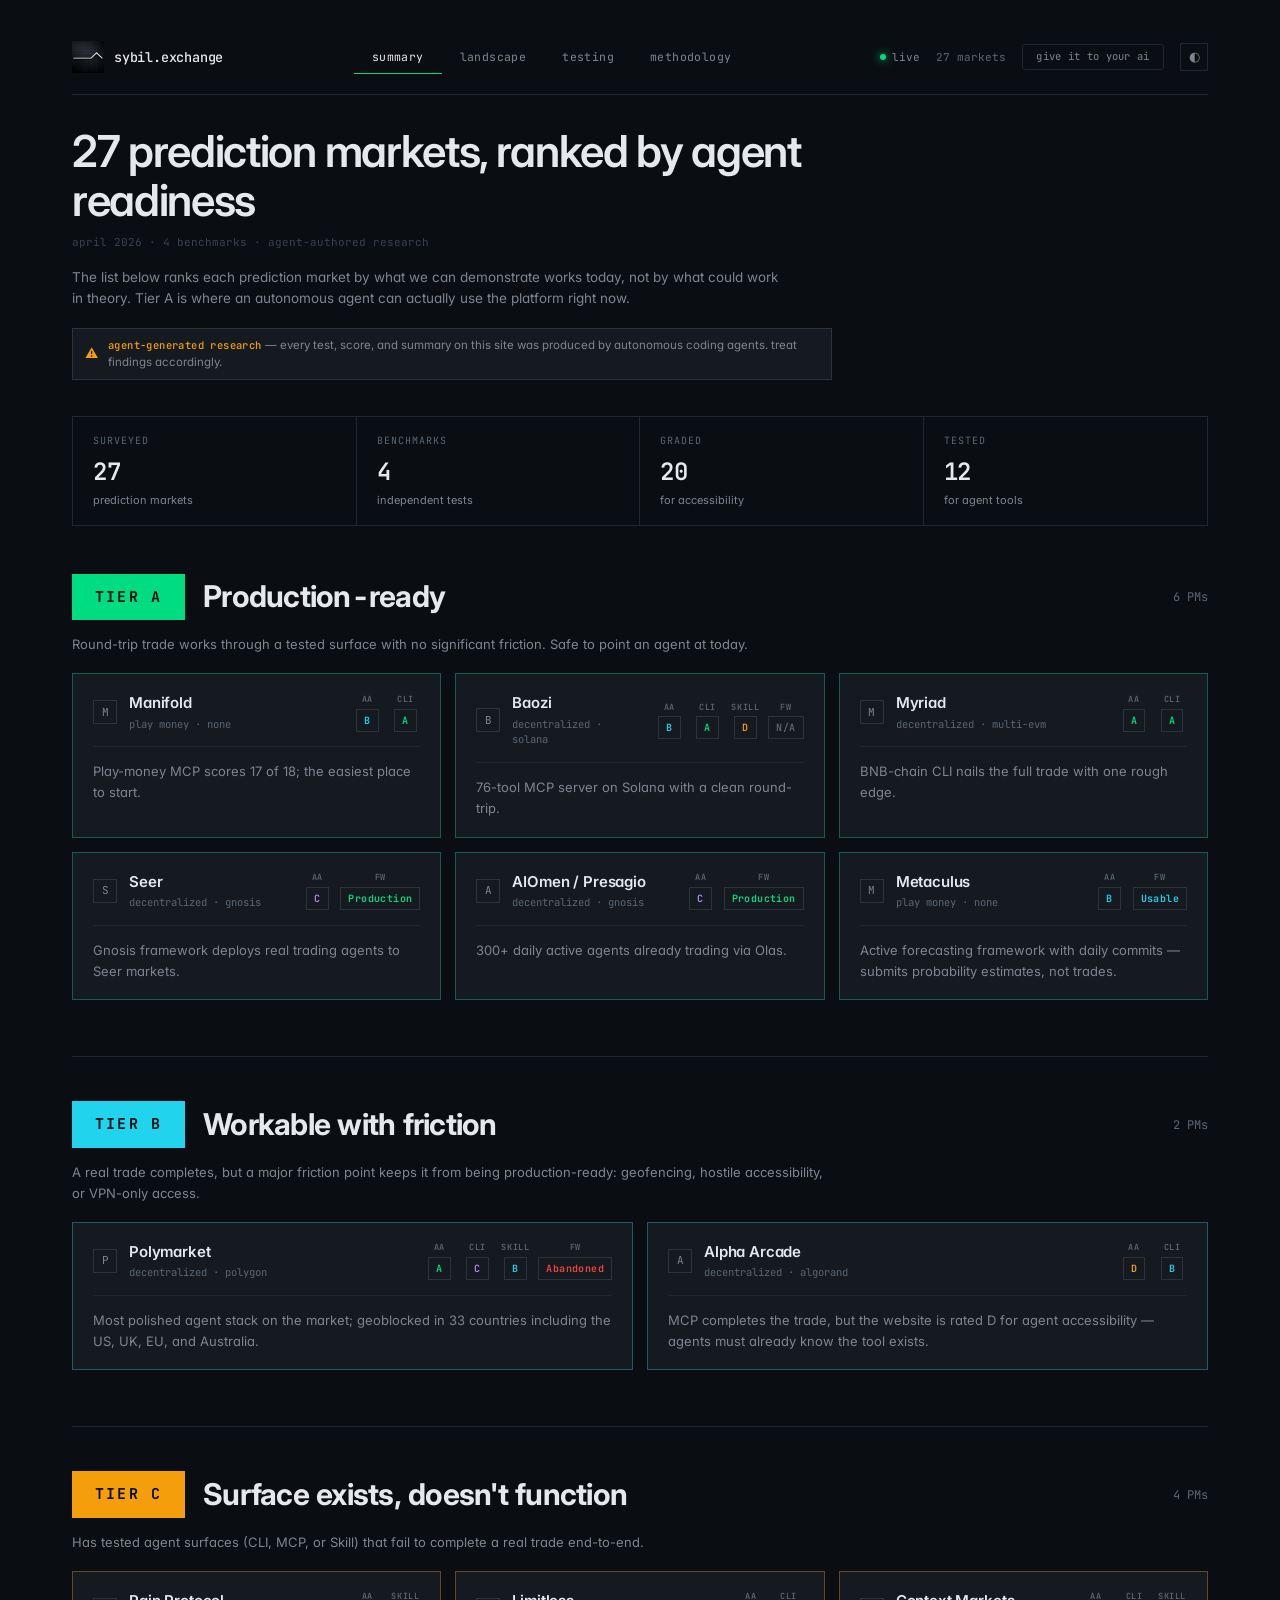
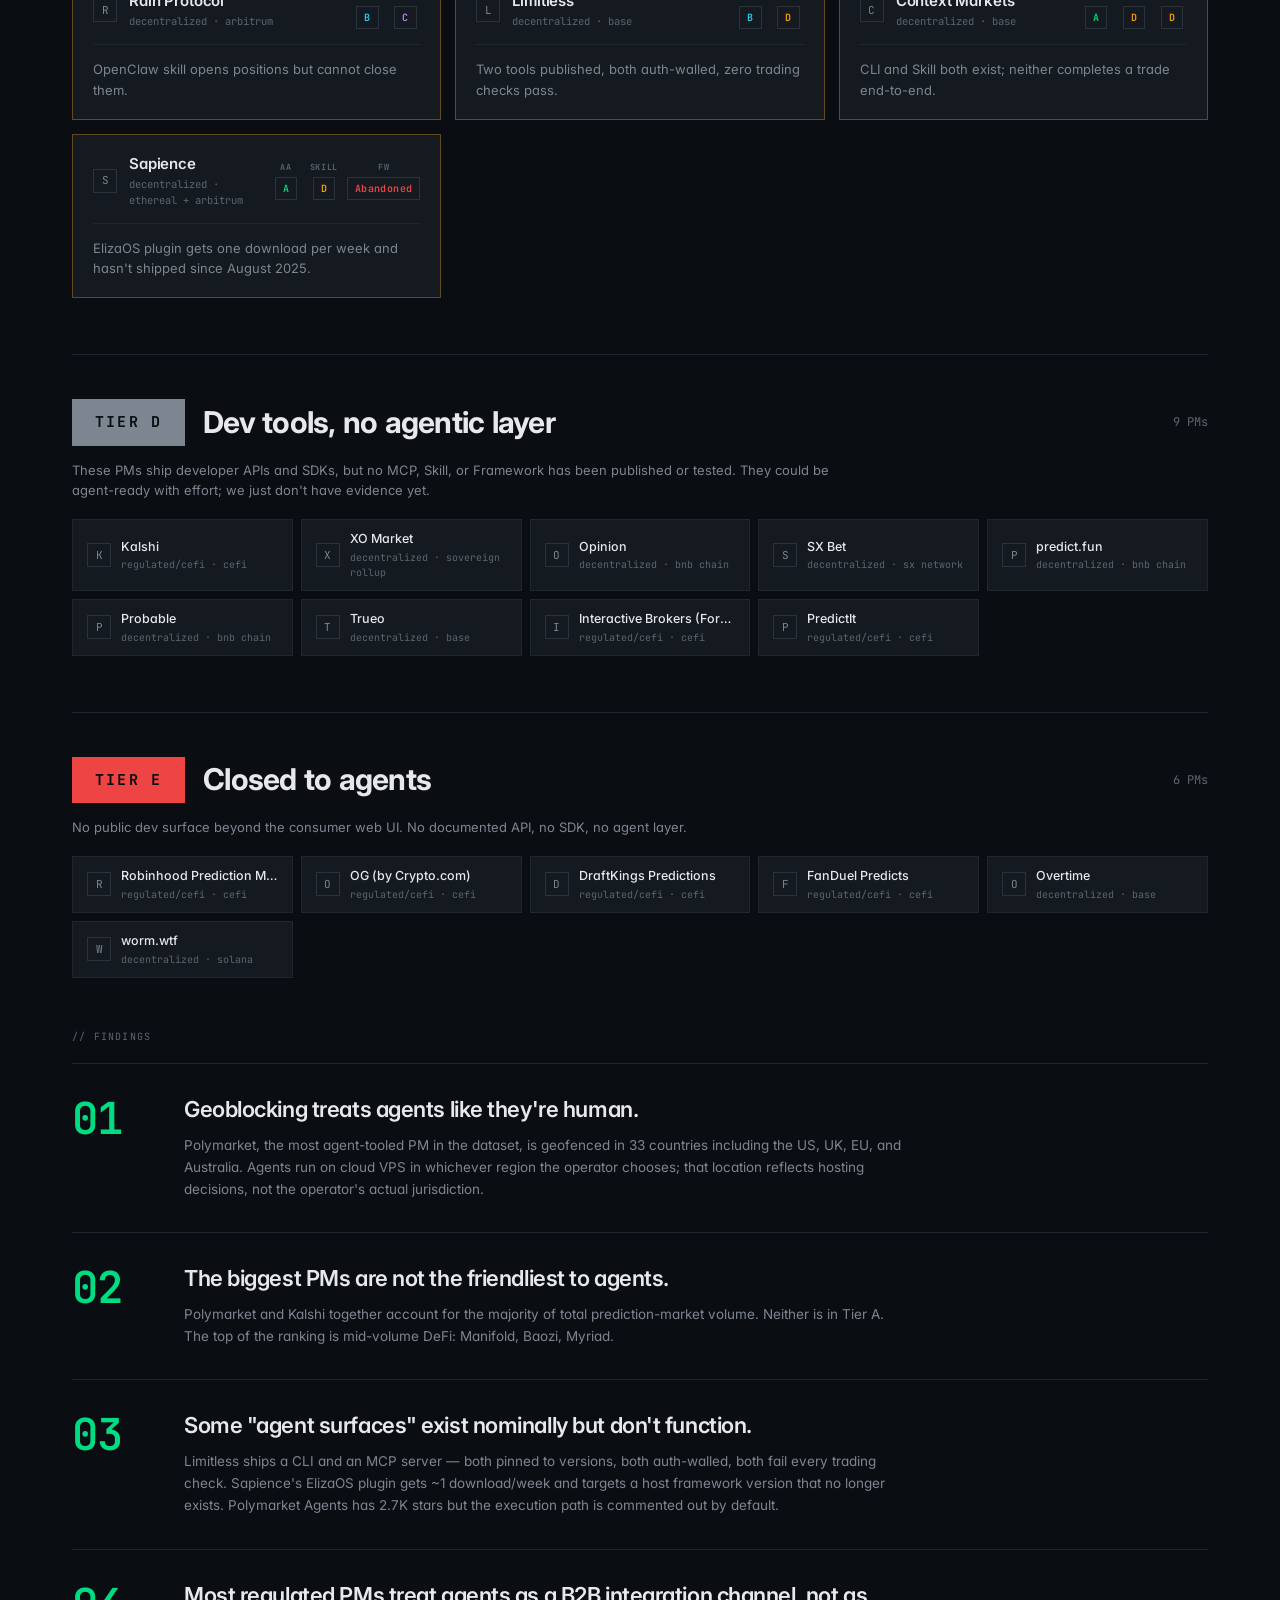
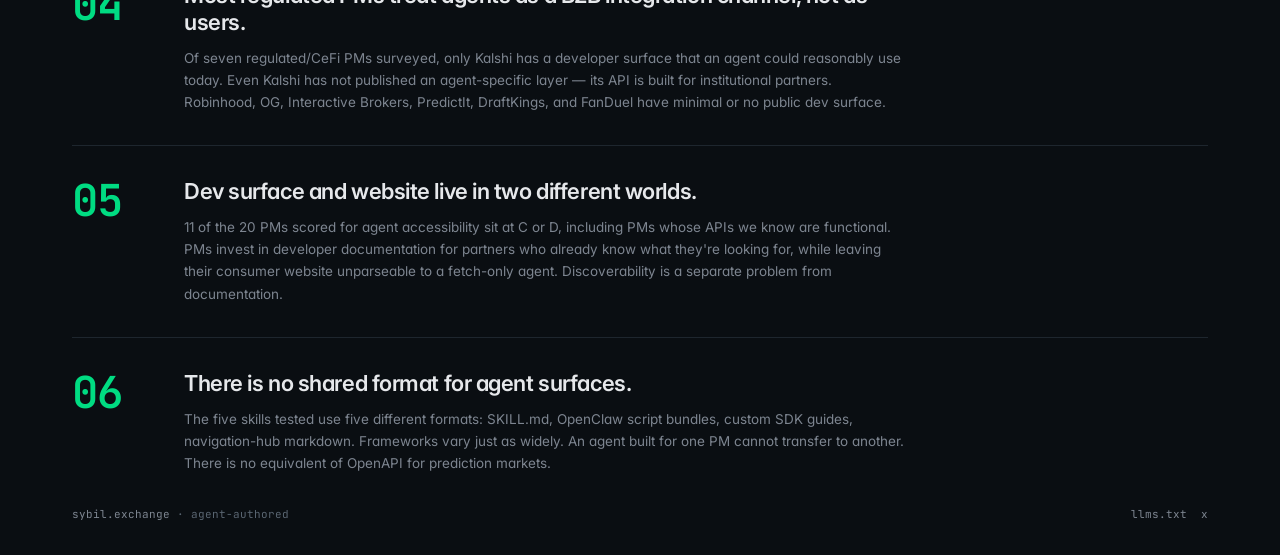
<file: index.html>
<!DOCTYPE html>
<html lang="en">
<head>
<meta charset="UTF-8">
<meta name="viewport" content="width=device-width, initial-scale=1.0">
<script>
  (function() {
    try {
      var stored = localStorage.getItem('theme');
      document.documentElement.setAttribute('data-theme', stored || 'dark');
    } catch (e) {
      document.documentElement.setAttribute('data-theme', 'dark');
    }
  })();
</script>
<title>Sybil PM Landscape — 27 prediction markets benchmarked for AI agent access</title>
<meta name="description" content="Research dashboard benchmarking how accessible 27 prediction markets are to autonomous AI trading agents. Four independent benchmarks: agent accessibility, CLI/MCP, skill, and framework — all run by autonomous coding agents.">
<meta name="robots" content="index, follow">
<!-- TODO: restore canonical/og:url/JSON-LD with production origin once domain is decided. -->
<meta property="og:title" content="Sybil PM Landscape">
<meta property="og:description" content="27 prediction markets benchmarked for AI agent accessibility. Four independent tests run by autonomous coding agents.">
<meta property="og:type" content="website">
<meta property="og:site_name" content="Sybil">
<meta name="twitter:card" content="summary">
<meta name="twitter:title" content="Sybil PM Landscape">
<meta name="twitter:description" content="27 prediction markets benchmarked for AI agent accessibility.">
<script type="application/ld+json">
{
  "@context": "https://schema.org",
  "@type": "Dataset",
  "name": "Sybil PM Landscape",
  "description": "Research dataset benchmarking 27 prediction markets across four dimensions of agent readiness: agent accessibility, CLI/MCP surface, skill format, and framework maturity.",
  "creator": {"@type": "Organization", "name": "Sybil", "url": "https://sybil.exchange"},
  "temporalCoverage": "2026-04",
  "distribution": [
    {"@type": "DataDownload", "encodingFormat": "application/json", "contentUrl": "/data/pms.json", "name": "Prediction Markets"},
    {"@type": "DataDownload", "encodingFormat": "application/json", "contentUrl": "/data/accessibility.json", "name": "Agent Accessibility Scores"},
    {"@type": "DataDownload", "encodingFormat": "application/json", "contentUrl": "/data/tests.json", "name": "Benchmark Results"}
  ]
}
</script>
<link rel="icon" type="image/png" href="./assets/img/sybil-mark.png">
<link rel="apple-touch-icon" href="./assets/img/sybil-mark.png">
<link rel="preconnect" href="https://fonts.googleapis.com">
<link rel="preconnect" href="https://fonts.gstatic.com" crossorigin>
<link href="https://fonts.googleapis.com/css2?family=Inter:wght@400;500;600;700&family=JetBrains+Mono:wght@400;500;600&display=swap" rel="stylesheet">
<link rel="stylesheet" href="./assets/css/tokens.css">
<link rel="stylesheet" href="./assets/css/base.css">
<link rel="stylesheet" href="./assets/css/layout.css">
<link rel="stylesheet" href="./assets/css/filters.css">
<link rel="stylesheet" href="./assets/css/table.css">
<link rel="stylesheet" href="./assets/css/detail.css">
<link rel="stylesheet" href="./assets/css/methodology.css">
<link rel="stylesheet" href="./assets/css/summary.css">
<link rel="stylesheet" href="./assets/css/responsive.css">
</head>
<body>
<div id="dashboard">
<div class="t-shell">

  <header class="t-topbar">
    <a class="t-brand" href="https://sybil.exchange/" target="_blank" rel="noopener">
      <img class="t-brand-logo" src="./assets/img/sybil-mark.png" alt="" width="32" height="32">
      <span class="t-brand-name mono">sybil.exchange</span>
    </a>
    <nav class="t-tabs">
      <a class="t-tab active" data-view="summary" href="#/summary">Summary</a>
      <a class="t-tab" data-view="landscape" href="#/landscape">Landscape</a>
      <a class="t-tab" data-view="testing" href="#/testing">Testing</a>
      <a class="t-tab" data-view="methodology" href="#/methodology">Methodology</a>
    </nav>
    <div class="t-topbar-right">
      <span class="t-live mono"><span class="t-live-dot"></span>live</span>
      <span class="t-mcount mono" id="topbarCount">27 markets</span>
      <button class="t-ai-btn mono" data-ai-copy title="Copy site summary to clipboard for your AI assistant">give it to your AI</button>
      <button class="t-theme-btn" data-theme-toggle title="Toggle theme"><span class="mono" data-theme-icon>◐</span></button>
    </div>
  </header>

<main>

<noscript>
  <section class="t-nojs" aria-label="Dataset fallback">
    <h2>27 Prediction Markets (no-JavaScript fallback)</h2>
    <p>This dashboard renders client-side. The list below is a static fallback for agents and crawlers without JavaScript. For the full JSON dataset, see <a href="./llms.txt">llms.txt</a> or fetch <a href="./data/pms.json">/data/pms.json</a> directly.</p>
    <ul>
        <li><a href="https://polymarket.com">Polymarket</a> — Decentralized · Polygon · $52.5B cumulative, ~$7B/month</li>
        <li><a href="https://kalshi.com">Kalshi</a> — Regulated/CeFi · CeFi · $30B+ annual, ~$9B/month</li>
        <li><a href="https://limitless.exchange">Limitless</a> — Decentralized · Base · $1.5B cumulative</li>
        <li><a href="https://opinion.trade">Opinion</a> — Decentralized · BNB Chain · $8B/month peak</li>
        <li><a href="https://myriad.markets">Myriad</a> — Decentralized · Multi-EVM · $385M cumulative</li>
        <li><a href="https://sx.bet">SX Bet</a> — Decentralized · SX Network · $1.1B cumulative</li>
        <li><a href="https://sapience.xyz">Sapience</a> — Decentralized · Ethereal + Arbitrum · ~18.6 USDe cumulative (very early)</li>
        <li><a href="https://baozi.bet">Baozi</a> — Decentralized · Solana · Unknown</li>
        <li><a href="https://context.markets">Context Markets</a> — Decentralized · Base · Unknown</li>
        <li><a href="https://predict.fun">predict.fun</a> — Decentralized · BNB Chain · Early stage</li>
        <li><a href="https://manifold.markets">Manifold</a> — Play Money · None · Play money only</li>
        <li><a href="https://www.metaculus.com">Metaculus</a> — Play Money · None · N/A (reputation-based)</li>
        <li><a href="https://worm.wtf">worm.wtf</a> — Decentralized · Solana · Unknown</li>
        <li><a href="https://overtimemarkets.xyz">Overtime</a> — Decentralized · Base · Unknown</li>
        <li><a href="https://seer.pm">Seer</a> — Decentralized · Gnosis · Low</li>
        <li><a href="https://presagio.pages.dev">AIOmen / Presagio</a> — Decentralized · Gnosis · Low</li>
        <li><a href="https://rain.one">Rain Protocol</a> — Decentralized · Arbitrum · ~$18M cumulative, ~$3.96M TVL, ~30K users</li>
        <li><a href="https://probable.markets">Probable</a> — Decentralized · BNB Chain · $3B cumulative</li>
        <li><a href="https://alphaarcade.com">Alpha Arcade</a> — Decentralized · Algorand · $10M+ cumulative</li>
        <li><a href="https://trueo.com">Trueo</a> — Decentralized · Base · Low/early</li>
        <li><a href="https://robinhood.com/us/en/prediction-markets/">Robinhood Prediction Markets</a> — Regulated/CeFi · CeFi · 12B+ contracts/yr</li>
        <li><a href="https://og.com">OG (by Crypto.com)</a> — Regulated/CeFi · CeFi · Undisclosed</li>
        <li><a href="https://www.draftkings.com">DraftKings Predictions</a> — Regulated/CeFi · CeFi · Early stage</li>
        <li><a href="https://www.fanduel.com/predicts">FanDuel Predicts</a> — Regulated/CeFi · CeFi · Early stage</li>
        <li><a href="https://www.predictit.org">PredictIt</a> — Regulated/CeFi · CeFi · Declining</li>
        <li><a href="https://xo.market">XO Market</a> — Decentralized · Sovereign rollup · Early stage</li>
        <li><a href="https://forecasttrader.interactivebrokers.com">Interactive Brokers (ForecastTrader)</a> — Regulated/CeFi · CeFi · Unknown</li>
    </ul>
  </section>
</noscript>

<section class="t-hero" id="summaryHero">
  <h1 class="t-hero-headline">27 prediction markets, ranked by agent readiness</h1>
  <div class="t-hero-meta mono">april 2026 · 4 benchmarks · agent-authored research</div>
  <p class="t-hero-sub">The list below ranks each prediction market by what we can demonstrate works today, not by what could work in theory. Tier A is where an autonomous agent can actually use the platform right now.</p>
  <div class="t-caveat">
    <span class="t-caveat-icon">⚠</span>
    <span><strong class="mono">agent-generated research</strong> — every test, score, and summary on this site was produced by autonomous coding agents. treat findings accordingly.</span>
  </div>
</section>

<section class="t-hero" id="methodologyHero" style="display:none;">
  <h1 class="t-hero-headline">How we test prediction markets for AI agents</h1>
  <div class="t-hero-meta mono">april 2026 · 4 benchmarks · weighted scoring</div>
  <p class="t-hero-sub">Four benchmarks measuring whether an autonomous agent can install a tool, find a market, place a real trade, and close out the position. The formulas below put a hard floor on tools that fail the buy-and-sell cycle: they cap at D regardless of how well they handle everything else.</p>
</section>

<section class="t-hero" id="landscapeHero" style="display:none;">
  <h1 class="t-hero-headline">Active prediction markets</h1>
  <div class="t-hero-meta mono">april 2026 · 27 markets · agent research</div>
  <p class="t-hero-sub">27 live prediction markets surveyed across volume, chain, developer surface, and AI-agent tooling. The dataset below is the source for our CLI/MCP, Skill, and Framework benchmarks.</p>
  <div class="t-caveat">
    <span class="t-caveat-icon">⚠</span>
    <span><strong class="mono">agent-generated research</strong> — every test, score, and summary on this site was produced by autonomous coding agents. treat findings accordingly.</span>
  </div>
</section>

<section class="t-hero" id="testingHero" style="display:none;">
  <h1 class="t-hero-headline">Which prediction markets are actually usable by autonomous trading agents?</h1>
  <div class="t-hero-meta mono">april 2026 · 4 benchmarks · agent-run</div>
  <p class="t-hero-sub">Four independent benchmarks — agent accessibility, CLI/MCP, skill, and framework — run by autonomous coding agents against every PM with a developer surface. Per-check evidence is available in the expanded rows.</p>
  <div class="t-caveat">
    <span class="t-caveat-icon">⚠</span>
    <span><strong class="mono">agent-generated research</strong> — every test, score, and summary on this site was produced by autonomous coding agents. treat findings accordingly.</span>
  </div>
</section>

  <!-- SUMMARY VIEW -->
  <div id="summaryView">
    <section class="t-summary-section" id="summaryStats"></section>
    <section class="t-summary-section" id="summaryTiers"></section>
    <section class="t-summary-section" id="summaryFindings"></section>
  </div>

  <!-- METHODOLOGY VIEW -->
  <div id="methodologyView">
    <section class="t-method-section" id="methodFormulas"></section>
  </div>

  <!-- LANDSCAPE VIEW -->
  <div id="landscapeView">
    <div class="t-filters" id="filters">
      <div class="t-filter-group" id="catFilters"></div>
      <div class="t-filter-sep"></div>
      <div class="t-filter-group" id="toolFilters"></div>
      <div class="t-filter-spacer"></div>
      <input type="text" class="t-search mono" id="searchBox" placeholder="/ search 27 markets…">
    </div>
    <div class="t-results-count mono" id="resultsCount"></div>
    <div class="t-table-wrap">
      <table class="t-table" id="pmTable">
        <colgroup>
          <col class="col-chev">
          <col class="col-pm">
          <col class="col-cat">
          <col class="col-vol">
          <col class="col-dev">
          <col class="col-agent">
        </colgroup>
        <thead id="tableHead"></thead>
        <tbody id="tableBody"></tbody>
      </table>
    </div>
  </div>

  <!-- TESTING VIEW -->
  <div id="testingView">
    <div class="t-filters" id="testFilters">
      <div class="t-filter-group" id="testCatFilters"></div>
      <div class="t-filter-sep"></div>
      <div class="t-filter-group" id="testHasFilters"></div>
      <div class="t-filter-spacer"></div>
      <input type="text" class="t-search mono" id="testSearchBox" placeholder="/ search…">
    </div>
    <div class="t-results-count mono" id="testResultsCount"></div>
    <div class="t-table-wrap">
      <table class="t-table" id="testTable">
        <colgroup>
          <col class="col-chev">
          <col class="col-pm">
          <col class="col-cat">
          <col class="col-tdev">
          <col class="col-grade">
          <col class="col-grade">
          <col class="col-grade">
          <col class="col-grade">
        </colgroup>
        <thead id="testTableHead"></thead>
        <tbody id="testTableBody"></tbody>
      </table>
    </div>
  </div>

</main>

<footer class="t-footer mono">
  <div class="t-footer-left"><a href="https://sybil.exchange/" target="_blank" rel="noopener">sybil.exchange</a> · agent-authored</div>
  <div class="t-footer-right">
    <a href="./llms.txt">llms.txt</a>
    <a href="https://x.com/sybil_pm" target="_blank">x</a>
  </div>
</footer>
</div>
</div>
<script type="module" src="./assets/js/main.js"></script>
<script type="module" src="./assets/js/ai-copy.js"></script>
</body>
</html>
</file>
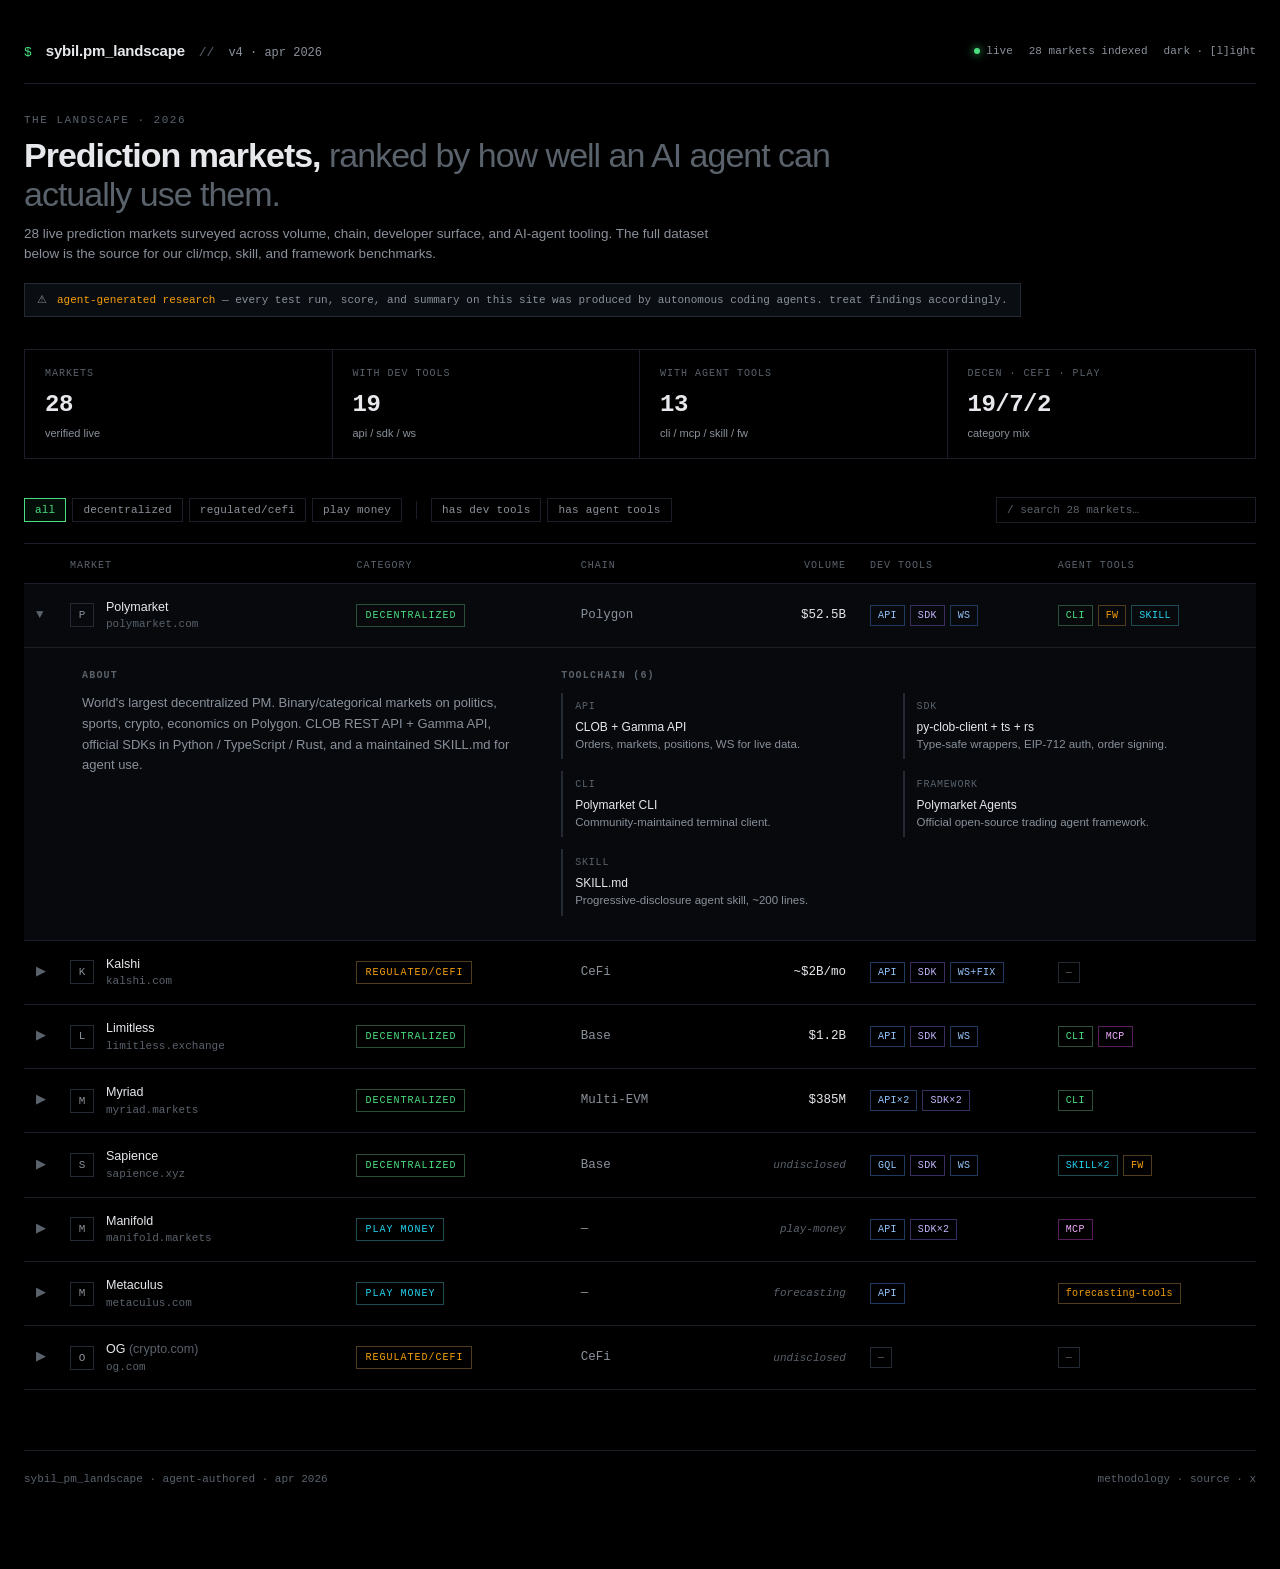
<file: mocks/a-terminal.html>
<!DOCTYPE html>
<html lang="en">
<head>
<meta charset="UTF-8">
<title>Mock A — Terminal Density</title>
<style>
  :root {
    --bg: #000;
    --bg-1: #07090c;
    --bg-2: #0c1015;
    --line: #1a1f27;
    --line-2: #242a33;
    --ink: #e6e8eb;
    --ink-dim: #8a919b;
    --ink-muted: #5a626c;
    --accent: #4ade80;
    --accent-2: #22d3ee;
    --warn: #f59e0b;
    --red: #ef4444;
  }
  * { box-sizing: border-box; margin: 0; padding: 0; }
  html, body { background: var(--bg); color: var(--ink); font-family: -apple-system, 'Inter', sans-serif; font-size: 13px; line-height: 1.5; -webkit-font-smoothing: antialiased; }
  .mono { font-family: 'JetBrains Mono', 'SF Mono', 'IBM Plex Mono', Menlo, monospace; font-feature-settings: 'ss01','cv11'; }
  .shell { max-width: 1440px; margin: 0 auto; padding: 32px 24px 80px; }

  /* Topbar */
  .topbar { display: flex; align-items: center; justify-content: space-between; padding: 8px 0 20px; border-bottom: 1px solid var(--line); margin-bottom: 28px; }
  .brand { display: flex; align-items: baseline; gap: 14px; }
  .brand .prompt { color: var(--accent); font-family: 'JetBrains Mono', monospace; font-size: 13px; }
  .brand h1 { font-size: 15px; font-weight: 600; letter-spacing: -0.2px; }
  .brand .sep { color: var(--ink-muted); }
  .brand .tag { color: var(--ink-dim); font-size: 12px; font-family: 'JetBrains Mono', monospace; }
  .topbar .right { display: flex; gap: 16px; align-items: center; font-family: 'JetBrains Mono', monospace; font-size: 11px; color: var(--ink-dim); }
  .topbar .right .dot { display: inline-block; width: 6px; height: 6px; background: var(--accent); border-radius: 50%; margin-right: 6px; box-shadow: 0 0 8px var(--accent); }

  /* Hero */
  .hero { margin-bottom: 32px; }
  .hero .kicker { font-family: 'JetBrains Mono', monospace; font-size: 11px; color: var(--ink-muted); text-transform: uppercase; letter-spacing: 1.5px; margin-bottom: 8px; }
  .hero h2 { font-size: 34px; line-height: 1.15; letter-spacing: -1px; font-weight: 700; max-width: 820px; margin-bottom: 10px; }
  .hero h2 em { font-style: normal; color: var(--ink-muted); font-weight: 500; }
  .hero p { color: var(--ink-dim); max-width: 720px; font-size: 13.5px; }
  .caveat { margin-top: 18px; display: inline-flex; align-items: center; gap: 10px; padding: 8px 12px; border: 1px solid var(--line-2); background: #0a0d11; font-family: 'JetBrains Mono', monospace; font-size: 11px; color: var(--ink-dim); }
  .caveat b { color: var(--warn); font-weight: 500; }

  /* Stats */
  .stats { display: grid; grid-template-columns: repeat(4, 1fr); gap: 0; border: 1px solid var(--line); margin-bottom: 28px; }
  .stat { padding: 16px 20px; border-right: 1px solid var(--line); }
  .stat:last-child { border-right: 0; }
  .stat .l { font-family: 'JetBrains Mono', monospace; font-size: 10px; color: var(--ink-muted); text-transform: uppercase; letter-spacing: 1px; margin-bottom: 6px; }
  .stat .v { font-family: 'JetBrains Mono', monospace; font-size: 24px; font-weight: 600; letter-spacing: -0.5px; }
  .stat .d { font-size: 11px; color: var(--ink-dim); margin-top: 2px; }

  /* Filters */
  .filters { display: flex; gap: 6px; align-items: center; padding: 10px 0 20px; border-bottom: 1px solid var(--line); margin-bottom: 0; }
  .chip { font-family: 'JetBrains Mono', monospace; font-size: 11px; color: var(--ink-dim); padding: 5px 10px; border: 1px solid var(--line); background: transparent; cursor: pointer; letter-spacing: 0.2px; }
  .chip:hover { color: var(--ink); border-color: var(--line-2); }
  .chip.active { color: var(--accent); border-color: var(--accent); background: #4ade8010; }
  .filters .sep { width: 1px; height: 18px; background: var(--line); margin: 0 8px; }
  .filters .spacer { flex: 1; }
  .filters .search { flex: 0 0 260px; background: transparent; border: 1px solid var(--line); color: var(--ink); font-family: 'JetBrains Mono', monospace; font-size: 11px; padding: 6px 10px; outline: none; }
  .filters .search::placeholder { color: var(--ink-muted); }

  /* Table */
  table { width: 100%; border-collapse: collapse; font-size: 12.5px; }
  thead th { font-family: 'JetBrains Mono', monospace; font-size: 10px; color: var(--ink-muted); text-transform: uppercase; letter-spacing: 1px; padding: 14px 12px 10px; text-align: left; border-bottom: 1px solid var(--line); font-weight: 500; }
  thead th.num { text-align: right; }
  tbody tr { border-bottom: 1px solid var(--line); transition: background 0.1s; }
  tbody tr:hover { background: var(--bg-1); }
  tbody td { padding: 14px 12px; vertical-align: middle; }
  .pm { display: flex; align-items: center; gap: 12px; }
  .pm .glyph { width: 24px; height: 24px; border: 1px solid var(--line-2); font-family: 'JetBrains Mono', monospace; font-size: 11px; display: grid; place-items: center; color: var(--ink-dim); }
  .pm .name { font-weight: 500; color: var(--ink); }
  .pm .meta { font-size: 11px; color: var(--ink-muted); font-family: 'JetBrains Mono', monospace; }
  .cat { font-family: 'JetBrains Mono', monospace; font-size: 10px; color: var(--ink-dim); text-transform: uppercase; letter-spacing: 1px; padding: 3px 8px; border: 1px solid var(--line-2); display: inline-block; }
  .cat.dec { color: var(--accent); border-color: #2a5039; }
  .cat.cefi { color: var(--warn); border-color: #503d1e; }
  .cat.play { color: var(--accent-2); border-color: #1e4a52; }
  .vol { font-family: 'JetBrains Mono', monospace; font-size: 12.5px; text-align: right; color: var(--ink); }
  .vol.muted { color: var(--ink-muted); font-style: italic; font-family: 'JetBrains Mono', monospace; font-size: 11px; }
  .tools { display: flex; gap: 5px; flex-wrap: wrap; }
  .tool-pill { font-family: 'JetBrains Mono', monospace; font-size: 10px; padding: 2px 7px; border: 1px solid var(--line-2); color: var(--ink-dim); letter-spacing: 0.3px; }
  .tool-pill.api { color: #93c5fd; border-color: #1e3a5f; }
  .tool-pill.sdk { color: #c4b5fd; border-color: #3a2d5f; }
  .tool-pill.cli { color: var(--accent); border-color: #2a5039; }
  .tool-pill.mcp { color: #f0abfc; border-color: #5a1e5f; }
  .tool-pill.skill { color: var(--accent-2); border-color: #1e4a52; }
  .tool-pill.fw { color: var(--warn); border-color: #503d1e; }
  td.chev { width: 22px; color: var(--ink-muted); font-family: 'JetBrains Mono', monospace; cursor: pointer; }

  /* Expanded row */
  tr.expanded { background: var(--bg-1) !important; }
  tr.detail td { padding: 0; border-bottom: 1px solid var(--line); background: var(--bg-1); }
  .detail-inner { padding: 20px 24px 24px 58px; display: grid; grid-template-columns: 2fr 3fr; gap: 32px; }
  .detail-inner h4 { font-family: 'JetBrains Mono', monospace; font-size: 10px; text-transform: uppercase; letter-spacing: 1.2px; color: var(--ink-muted); margin-bottom: 10px; }
  .detail-inner p { font-size: 13px; color: var(--ink-dim); line-height: 1.6; }
  .detail-tools { display: grid; grid-template-columns: 1fr 1fr; gap: 12px; }
  .detail-tool { border-left: 2px solid var(--line-2); padding: 6px 0 6px 12px; }
  .detail-tool .n { font-size: 12px; color: var(--ink); font-weight: 500; }
  .detail-tool .t { font-family: 'JetBrains Mono', monospace; font-size: 10px; color: var(--ink-muted); text-transform: uppercase; letter-spacing: 0.8px; margin-bottom: 4px; }
  .detail-tool .d { font-size: 11.5px; color: var(--ink-dim); }

  /* Footer */
  footer { margin-top: 60px; padding-top: 20px; border-top: 1px solid var(--line); font-family: 'JetBrains Mono', monospace; font-size: 11px; color: var(--ink-muted); display: flex; justify-content: space-between; }
</style>
</head>
<body>
<div class="shell">

  <div class="topbar">
    <div class="brand">
      <span class="prompt">$</span>
      <h1>sybil.pm_landscape</h1>
      <span class="sep mono">//</span>
      <span class="tag">v4 · apr 2026</span>
    </div>
    <div class="right">
      <span><span class="dot"></span>live</span>
      <span>28 markets indexed</span>
      <span>dark · [l]ight</span>
    </div>
  </div>

  <div class="hero">
    <div class="kicker">The landscape · 2026</div>
    <h2>Prediction markets, <em>ranked by how well an AI agent can actually use them.</em></h2>
    <p>28 live prediction markets surveyed across volume, chain, developer surface, and AI-agent tooling. The full dataset below is the source for our cli/mcp, skill, and framework benchmarks.</p>
    <div class="caveat"><span>⚠</span> <span><b>agent-generated research</b> — every test run, score, and summary on this site was produced by autonomous coding agents. treat findings accordingly.</span></div>
  </div>

  <div class="stats">
    <div class="stat"><div class="l">markets</div><div class="v">28</div><div class="d">verified live</div></div>
    <div class="stat"><div class="l">with dev tools</div><div class="v">19</div><div class="d">api / sdk / ws</div></div>
    <div class="stat"><div class="l">with agent tools</div><div class="v">13</div><div class="d">cli / mcp / skill / fw</div></div>
    <div class="stat"><div class="l">decen · cefi · play</div><div class="v">19/7/2</div><div class="d">category mix</div></div>
  </div>

  <div class="filters">
    <button class="chip active">all</button>
    <button class="chip">decentralized</button>
    <button class="chip">regulated/cefi</button>
    <button class="chip">play money</button>
    <div class="sep"></div>
    <button class="chip">has dev tools</button>
    <button class="chip">has agent tools</button>
    <div class="spacer"></div>
    <input class="search" placeholder="/ search 28 markets…">
  </div>

  <table>
    <thead>
      <tr>
        <th style="width:22px"></th>
        <th>Market</th>
        <th>Category</th>
        <th>Chain</th>
        <th class="num">Volume</th>
        <th>Dev tools</th>
        <th>Agent tools</th>
      </tr>
    </thead>
    <tbody>
      <tr class="expanded">
        <td class="chev">▼</td>
        <td><div class="pm"><div class="glyph">P</div><div><div class="name">Polymarket</div><div class="meta">polymarket.com</div></div></div></td>
        <td><span class="cat dec">decentralized</span></td>
        <td class="mono" style="color:var(--ink-dim)">Polygon</td>
        <td class="vol">$52.5B</td>
        <td><div class="tools"><span class="tool-pill api">API</span><span class="tool-pill sdk">SDK</span><span class="tool-pill api">WS</span></div></td>
        <td><div class="tools"><span class="tool-pill cli">CLI</span><span class="tool-pill fw">FW</span><span class="tool-pill skill">SKILL</span></div></td>
      </tr>
      <tr class="detail">
        <td colspan="7">
          <div class="detail-inner">
            <div>
              <h4>About</h4>
              <p>World's largest decentralized PM. Binary/categorical markets on politics, sports, crypto, economics on Polygon. CLOB REST API + Gamma API, official SDKs in Python / TypeScript / Rust, and a maintained SKILL.md for agent use.</p>
            </div>
            <div>
              <h4>Toolchain (6)</h4>
              <div class="detail-tools">
                <div class="detail-tool"><div class="t">api</div><div class="n">CLOB + Gamma API</div><div class="d">Orders, markets, positions, WS for live data.</div></div>
                <div class="detail-tool"><div class="t">sdk</div><div class="n">py-clob-client + ts + rs</div><div class="d">Type-safe wrappers, EIP-712 auth, order signing.</div></div>
                <div class="detail-tool"><div class="t">cli</div><div class="n">Polymarket CLI</div><div class="d">Community-maintained terminal client.</div></div>
                <div class="detail-tool"><div class="t">framework</div><div class="n">Polymarket Agents</div><div class="d">Official open-source trading agent framework.</div></div>
                <div class="detail-tool"><div class="t">skill</div><div class="n">SKILL.md</div><div class="d">Progressive-disclosure agent skill, ~200 lines.</div></div>
              </div>
            </div>
          </div>
        </td>
      </tr>
      <tr>
        <td class="chev">▶</td>
        <td><div class="pm"><div class="glyph">K</div><div><div class="name">Kalshi</div><div class="meta">kalshi.com</div></div></div></td>
        <td><span class="cat cefi">regulated/cefi</span></td>
        <td class="mono" style="color:var(--ink-dim)">CeFi</td>
        <td class="vol">~$2B/mo</td>
        <td><div class="tools"><span class="tool-pill api">API</span><span class="tool-pill sdk">SDK</span><span class="tool-pill api">WS+FIX</span></div></td>
        <td><div class="tools"><span class="tool-pill" style="color:var(--ink-muted)">—</span></div></td>
      </tr>
      <tr>
        <td class="chev">▶</td>
        <td><div class="pm"><div class="glyph">L</div><div><div class="name">Limitless</div><div class="meta">limitless.exchange</div></div></div></td>
        <td><span class="cat dec">decentralized</span></td>
        <td class="mono" style="color:var(--ink-dim)">Base</td>
        <td class="vol">$1.2B</td>
        <td><div class="tools"><span class="tool-pill api">API</span><span class="tool-pill sdk">SDK</span><span class="tool-pill api">WS</span></div></td>
        <td><div class="tools"><span class="tool-pill cli">CLI</span><span class="tool-pill mcp">MCP</span></div></td>
      </tr>
      <tr>
        <td class="chev">▶</td>
        <td><div class="pm"><div class="glyph">M</div><div><div class="name">Myriad</div><div class="meta">myriad.markets</div></div></div></td>
        <td><span class="cat dec">decentralized</span></td>
        <td class="mono" style="color:var(--ink-dim)">Multi-EVM</td>
        <td class="vol">$385M</td>
        <td><div class="tools"><span class="tool-pill api">API×2</span><span class="tool-pill sdk">SDK×2</span></div></td>
        <td><div class="tools"><span class="tool-pill cli">CLI</span></div></td>
      </tr>
      <tr>
        <td class="chev">▶</td>
        <td><div class="pm"><div class="glyph">S</div><div><div class="name">Sapience</div><div class="meta">sapience.xyz</div></div></div></td>
        <td><span class="cat dec">decentralized</span></td>
        <td class="mono" style="color:var(--ink-dim)">Base</td>
        <td class="vol muted">undisclosed</td>
        <td><div class="tools"><span class="tool-pill api">GQL</span><span class="tool-pill sdk">SDK</span><span class="tool-pill api">WS</span></div></td>
        <td><div class="tools"><span class="tool-pill skill">SKILL×2</span><span class="tool-pill fw">FW</span></div></td>
      </tr>
      <tr>
        <td class="chev">▶</td>
        <td><div class="pm"><div class="glyph">M</div><div><div class="name">Manifold</div><div class="meta">manifold.markets</div></div></div></td>
        <td><span class="cat play">play money</span></td>
        <td class="mono" style="color:var(--ink-dim)">—</td>
        <td class="vol muted">play-money</td>
        <td><div class="tools"><span class="tool-pill api">API</span><span class="tool-pill sdk">SDK×2</span></div></td>
        <td><div class="tools"><span class="tool-pill mcp">MCP</span></div></td>
      </tr>
      <tr>
        <td class="chev">▶</td>
        <td><div class="pm"><div class="glyph">M</div><div><div class="name">Metaculus</div><div class="meta">metaculus.com</div></div></div></td>
        <td><span class="cat play">play money</span></td>
        <td class="mono" style="color:var(--ink-dim)">—</td>
        <td class="vol muted">forecasting</td>
        <td><div class="tools"><span class="tool-pill api">API</span></div></td>
        <td><div class="tools"><span class="tool-pill fw">forecasting-tools</span></div></td>
      </tr>
      <tr>
        <td class="chev">▶</td>
        <td><div class="pm"><div class="glyph">O</div><div><div class="name">OG <span style="color:var(--ink-muted);font-weight:400">(crypto.com)</span></div><div class="meta">og.com</div></div></div></td>
        <td><span class="cat cefi">regulated/cefi</span></td>
        <td class="mono" style="color:var(--ink-dim)">CeFi</td>
        <td class="vol muted">undisclosed</td>
        <td><div class="tools"><span class="tool-pill" style="color:var(--ink-muted)">—</span></div></td>
        <td><div class="tools"><span class="tool-pill" style="color:var(--ink-muted)">—</span></div></td>
      </tr>
    </tbody>
  </table>

  <footer>
    <div>sybil_pm_landscape · agent-authored · apr 2026</div>
    <div>methodology · source · x</div>
  </footer>

</div>
</body>
</html>
</file>
<file: assets/css/tokens.css>
/* ============================================================
 * Sybil PM Landscape — terminal-density design system
 * Spec: docs/superpowers/specs/2026-04-12-frontend-redesign-design.md
 * ============================================================ */

/* --- Design tokens ---------------------------------------- */
:root, [data-theme="dark"] {
  --bg: #0a0e12;
  --bg-1: #141a20;
  --bg-2: #1a2028;
  --line: #1e262e;
  --line-2: #2a333d;
  --ink: #e6e8eb;
  --ink-dim: #7d8590;
  --ink-muted: #5a6672;
  --ink-faint: #3a4050;
  --accent: #00dc82;
  --accent-soft: rgba(0, 220, 130, 0.06);
  --warn: #f59e0b;
  --cyan: #22d3ee;
  --red: #ef4444;
  --pill-api: #93c5fd;     --pill-api-bd: #1e3a5f;
  --pill-sdk: #c4b5fd;     --pill-sdk-bd: #3a2d5f;
  --pill-cli: #4ade80;     --pill-cli-bd: #2a5039;
  --pill-mcp: #f0abfc;     --pill-mcp-bd: #5a1e5f;
  --pill-skill: #22d3ee;   --pill-skill-bd: #1e4a52;
  --pill-fw: #f59e0b;      --pill-fw-bd: #503d1e;
}
[data-theme="light"] {
  --bg: #f6f7f9;
  --bg-1: #ffffff;
  --bg-2: #eef0f3;
  --line: #d8dde3;
  --line-2: #c2c8d0;
  --ink: #1f2328;
  --ink-dim: #5b626d;
  --ink-muted: #8a919b;
  --ink-faint: #b0b6bf;
  --accent: #16a34a;
  --accent-soft: rgba(22, 163, 74, 0.08);
  --warn: #b45309;
  --cyan: #0891b2;
  --red: #b91c1c;
  --pill-api: #1d4ed8;     --pill-api-bd: #c2d4f5;
  --pill-sdk: #6d28d9;     --pill-sdk-bd: #d6cbf0;
  --pill-cli: #15803d;     --pill-cli-bd: #b9e5cb;
  --pill-mcp: #be185d;     --pill-mcp-bd: #f0c5d9;
  --pill-skill: #0e7490;   --pill-skill-bd: #b8e0e8;
  --pill-fw: #b45309;      --pill-fw-bd: #f2dcb9;
}
</file>
<file: assets/css/base.css>
/* --- Reset ------------------------------------------------ */
*, *::before, *::after { box-sizing: border-box; margin: 0; padding: 0; }
html, body {
  background: var(--bg);
  color: var(--ink);
  font-family: "Inter", -apple-system, BlinkMacSystemFont, "SF Pro Text", "Segoe UI", sans-serif;
  font-size: 13px;
  line-height: 1.5;
  -webkit-font-smoothing: antialiased;
  font-feature-settings: "cv11";
}
.mono, code, kbd, pre, samp {
  font-family: "JetBrains Mono", "IBM Plex Mono", "SF Mono", Menlo, Consolas, monospace;
  font-feature-settings: "tnum", "ss01";
}
a { color: inherit; text-decoration: none; }
button { font: inherit; color: inherit; background: none; border: 0; cursor: pointer; }
input { font: inherit; color: inherit; }
table { border-collapse: collapse; width: 100%; }
</file>
<file: assets/css/layout.css>
/* --- Layout shell ----------------------------------------- */
.t-shell { max-width: 1200px; margin: 0 auto; padding: 32px 32px 32px; }

/* --- Topbar ----------------------------------------------- */
.t-topbar {
  display: flex;
  align-items: center;
  padding: 8px 0 20px;
  border-bottom: 1px solid var(--line);
  margin-bottom: 32px;
  gap: 24px;
}
.t-brand { display: flex; align-items: center; gap: 10px; flex: 0 0 auto; }
.t-brand-logo { width: 32px; height: 32px; display: block; flex-shrink: 0; }
.t-prompt { color: var(--accent); font-size: 13px; }
.t-brand-name { font-size: 13.5px; color: var(--ink); font-weight: 500; letter-spacing: -0.2px; }
.t-brand-sep { color: var(--ink-muted); font-size: 12px; }
.t-brand-ver { color: var(--ink-dim); font-size: 11px; }

.t-tabs { display: flex; gap: 0; flex: 1; justify-content: center; }
.t-tab {
  font-family: "JetBrains Mono", "IBM Plex Mono", monospace;
  font-size: 11.5px;
  color: var(--ink-dim);
  text-transform: lowercase;
  letter-spacing: 0.4px;
  padding: 8px 18px;
  border-bottom: 1px solid transparent;
  transition: color 0.1s, border-color 0.1s;
}
.t-tab:hover { color: var(--ink); }
.t-tab.active { color: var(--ink); border-bottom-color: var(--accent); }

.t-topbar-right {
  display: flex;
  align-items: center;
  gap: 16px;
  flex: 0 0 auto;
  font-size: 11px;
  color: var(--ink-dim);
}
.t-live { display: inline-flex; align-items: center; gap: 6px; }
.t-live-dot {
  display: inline-block;
  width: 6px; height: 6px;
  background: var(--accent);
  border-radius: 50%;
  box-shadow: 0 0 8px var(--accent);
}
.t-mcount { color: var(--ink-muted); }
.t-theme-btn {
  width: 28px; height: 28px;
  border: 1px solid var(--line);
  display: grid;
  place-items: center;
  color: var(--ink-dim);
  font-size: 13px;
  transition: color 0.1s, border-color 0.1s;
}
.t-theme-btn:hover { color: var(--ink); border-color: var(--line-2); }

/* --- AI copy button + toast ------------------------------- */
.t-ai-btn {
  font-family: "JetBrains Mono", "IBM Plex Mono", monospace;
  font-size: 10.5px;
  color: var(--ink-dim);
  background: transparent;
  border: 1px solid var(--line);
  border-radius: 3px;
  padding: 4px 10px;
  cursor: pointer;
  text-transform: lowercase;
  letter-spacing: 0.3px;
  white-space: nowrap;
  min-width: 142px;
  text-align: center;
  transition: color 0.15s, border-color 0.15s;
}
.t-ai-btn:hover { color: var(--ink); border-color: var(--line-2); }
.t-ai-btn.is-copied { color: var(--accent); border-color: color-mix(in srgb, var(--accent) 50%, var(--line)); }

.t-ai-toast {
  position: fixed;
  left: 50%;
  bottom: 28px;
  transform: translateX(-50%) translateY(20px);
  font-family: "JetBrains Mono", "IBM Plex Mono", monospace;
  font-size: 11px;
  color: var(--ink);
  background: color-mix(in srgb, var(--accent) 15%, var(--bg-1));
  border: 1px solid color-mix(in srgb, var(--accent) 40%, transparent);
  border-radius: 4px;
  padding: 8px 16px;
  opacity: 0;
  pointer-events: none;
  transition: opacity 0.2s, transform 0.2s;
  z-index: 1000;
}
.t-ai-toast.is-visible {
  opacity: 1;
  transform: translateX(-50%) translateY(0);
}
/* --- Hero ------------------------------------------------- */
.t-hero { margin-bottom: 36px; }
.t-hero-headline {
  font-family: "Inter", -apple-system, BlinkMacSystemFont, "SF Pro Text", "Segoe UI", sans-serif;
  font-size: 44px;
  line-height: 1.1;
  letter-spacing: -0.03em;
  font-weight: 600;
  color: var(--ink);
  max-width: 860px;
  margin-bottom: 10px;
}
.t-hero-headline em {
  font-style: normal;
  color: var(--ink-muted);
  font-weight: 500;
}
.t-hero-meta {
  font-size: 11px;
  color: var(--ink-faint);
  letter-spacing: 0;
  margin-bottom: 16px;
}
.t-hero-sub {
  color: var(--ink-dim);
  font-size: 13.5px;
  max-width: 720px;
  line-height: 1.6;
}
.t-caveat {
  display: inline-flex;
  align-items: center;
  gap: 10px;
  margin-top: 18px;
  padding: 8px 12px;
  border: 1px solid var(--line-2);
  background: var(--bg-1);
  font-size: 11.5px;
  color: var(--ink-dim);
  max-width: 760px;
}
.t-caveat-icon { color: var(--warn); font-size: 13px; }
.t-caveat strong { color: var(--warn); font-weight: 500; font-size: 10.5px; text-transform: lowercase; letter-spacing: 0.4px; }
/* --- Footer ----------------------------------------------- */
.t-footer {
  margin-top: 20px;
  padding-top: 0;
  border-top: 0;
  display: flex;
  justify-content: space-between;
  align-items: center;
  font-size: 11px;
  color: var(--ink-muted);
}
.t-footer-right { display: flex; gap: 14px; }
.t-footer a { color: var(--ink-dim); }
.t-footer a:hover { color: var(--accent); }
.t-footer-sep { color: var(--ink-muted); margin: 0 4px; }

/* --- Stats strip ------------------------------------------ */
.t-stats {
  display: grid;
  grid-template-columns: repeat(4, 1fr);
  gap: 0;
  border: 1px solid var(--line);
  margin-bottom: 28px;
}
.t-stat {
  padding: 16px 20px;
  border-right: 1px solid var(--line);
}
.t-stat:last-child { border-right: 0; }
.t-stat-label {
  font-family: "JetBrains Mono", "IBM Plex Mono", monospace;
  font-size: 10px;
  color: var(--ink-muted);
  text-transform: uppercase;
  letter-spacing: 1px;
  margin-bottom: 6px;
}
.t-stat-value {
  font-family: "JetBrains Mono", "IBM Plex Mono", monospace;
  font-size: 24px;
  font-weight: 600;
  letter-spacing: -0.5px;
  color: var(--ink);
}
.t-stat-detail {
  font-size: 11px;
  color: var(--ink-dim);
  margin-top: 2px;
}

/* --- View visibility (fix merged-pages bug) --------------- */
#summaryView { display: none; }
#methodologyView { display: none; }
#landscapeView { display: none; }
#testingView { display: none; }
#summaryView.is-active { display: block; }
#methodologyView.is-active { display: block; }
#landscapeView.is-active { display: block; }
#testingView.is-active { display: block; }
</file>
<file: assets/css/filters.css>
/* --- Filters ---------------------------------------------- */
.t-filters {
  display: flex;
  align-items: center;
  gap: 8px;
  padding: 12px 0 16px;
  border-bottom: 1px solid var(--line);
  margin-bottom: 0;
}
.t-filter-group { display: flex; gap: 6px; flex-wrap: wrap; }
.t-filter-sep { width: 1px; height: 18px; background: var(--line); margin: 0 4px; }
.t-filter-spacer { flex: 1; }
.t-chip {
  font-family: "JetBrains Mono", "IBM Plex Mono", monospace;
  font-size: 11px;
  color: var(--ink-dim);
  padding: 5px 10px;
  border: 1px solid var(--line);
  background: transparent;
  letter-spacing: 0.2px;
  text-transform: lowercase;
  transition: color 0.1s, border-color 0.1s, background 0.1s;
}
.t-chip:hover { color: var(--ink); border-color: var(--line-2); }
.t-chip.active {
  color: var(--accent);
  border-color: var(--accent);
  background: var(--accent-soft);
}
.t-search {
  flex: 0 0 280px;
  background: transparent;
  border: 1px solid var(--line);
  color: var(--ink);
  padding: 6px 10px;
  font-size: 11.5px;
  outline: none;
}
.t-search:focus { border-color: var(--line-2); }
.t-search::placeholder { color: var(--ink-muted); }
.t-results-count {
  font-size: 11px;
  color: var(--ink-muted);
  text-transform: lowercase;
  letter-spacing: 0.4px;
  margin: 14px 0 8px;
}
</file>
<file: assets/css/table.css>
/* --- Table base ------------------------------------------- */
.t-table-wrap {
  overflow-x: auto;
  scrollbar-width: thin;
  scrollbar-color: var(--line-2) transparent;
}
.t-table-wrap::-webkit-scrollbar { height: 8px; width: 8px; }
.t-table-wrap::-webkit-scrollbar-track { background: transparent; }
.t-table-wrap::-webkit-scrollbar-thumb {
  background: var(--line-2);
  border-radius: 4px;
}
.t-table-wrap::-webkit-scrollbar-thumb:hover { background: var(--ink-muted); }
.t-table { font-size: 12.5px; }
.t-table thead th {
  font-family: "JetBrains Mono", "IBM Plex Mono", monospace;
  font-size: 10px;
  font-weight: 500;
  color: var(--ink-muted);
  text-transform: uppercase;
  letter-spacing: 1px;
  padding: 14px 12px 10px;
  text-align: left;
  border-bottom: 1px solid var(--line);
  white-space: nowrap;
  user-select: none;
}
.t-table thead th.num { text-align: right; }
.t-table thead th.sortable { cursor: pointer; }
.t-table thead th.sortable:hover { color: var(--ink-dim); }
.t-table thead th .t-sort-arrow { margin-left: 4px; color: var(--accent); display: inline-block; width: 8px; }
.t-table tbody tr {
  border-bottom: 1px solid var(--line);
  transition: background 0.08s;
}
.t-table tbody tr.t-row { cursor: pointer; }
.t-table tbody tr.t-row:hover { background: var(--bg-1); }
.t-table tbody tr.t-detail { cursor: default; }
.t-table tbody td { padding: 14px 12px; vertical-align: middle; }
.t-chev {
  width: 22px;
  color: var(--ink-muted);
  font-family: "JetBrains Mono", "IBM Plex Mono", monospace;
  font-size: 11px;
}

/* PM cell */
.t-pm { display: flex; align-items: center; gap: 12px; }
.t-pm-glyph {
  width: 24px; height: 24px;
  border: 1px solid var(--line-2);
  display: grid;
  place-items: center;
  color: var(--ink-dim);
  flex-shrink: 0;
  position: relative;
  overflow: hidden;
  background: var(--bg-1);
}
.t-pm-glyph-letter {
  font-family: "JetBrains Mono", "IBM Plex Mono", monospace;
  font-size: 11px;
}
.t-pm-glyph-img {
  position: absolute;
  inset: 0;
  width: 100%;
  height: 100%;
  object-fit: contain;
  background: var(--bg-1);
}
.t-pm-name { font-weight: 500; color: var(--ink); font-size: 13px; }
.t-pm-meta { font-family: "JetBrains Mono", "IBM Plex Mono", monospace; font-size: 11px; color: var(--ink-muted); }
.t-pm-meta-link {
  font-family: "JetBrains Mono", "IBM Plex Mono", monospace;
  font-size: 11px;
  color: var(--ink-muted);
  display: inline-flex;
  align-items: center;
  gap: 4px;
  text-decoration: none;
  border-bottom: 1px solid transparent;
  transition: color 0.1s, border-color 0.1s;
}
.t-pm-meta-link:hover {
  color: var(--accent);
  border-bottom-color: color-mix(in srgb, var(--accent) 50%, transparent);
}
.t-pm-meta-ext {
  font-size: 9px;
  color: var(--ink-faint);
  transition: color 0.1s;
}
.t-pm-meta-link:hover .t-pm-meta-ext { color: var(--accent); }

/* Category badge */
.t-cat {
  font-family: "JetBrains Mono", "IBM Plex Mono", monospace;
  font-size: 10px;
  text-transform: lowercase;
  letter-spacing: 0.5px;
  padding: 3px 8px;
  border: 1px solid var(--line-2);
  display: inline-block;
  color: var(--ink-dim);
}
.t-cat-dec,
.t-cat-cefi,
.t-cat-play { color: var(--ink-dim); border-color: var(--line-2); }

/* Chain and volume */
.t-vol { font-family: "JetBrains Mono", "IBM Plex Mono", monospace; font-size: 12.5px; color: var(--ink); text-align: right; }
.t-vol-muted { color: var(--ink-muted); font-style: italic; font-size: 11px; }

/* --- Tool pills ------------------------------------------- */
.t-tools { display: flex; gap: 5px; flex-wrap: wrap; }
.t-pill {
  font-family: "JetBrains Mono", "IBM Plex Mono", monospace;
  font-size: 10px;
  padding: 2px 7px;
  border: 1px solid var(--line-2);
  color: var(--ink-dim);
  letter-spacing: 0.3px;
  text-transform: uppercase;
}
.t-pill-api    { color: var(--pill-api);   border-color: var(--pill-api-bd); }
.t-pill-sdk    { color: var(--pill-sdk);   border-color: var(--pill-sdk-bd); }
.t-pill-cli    { color: var(--pill-cli);   border-color: var(--pill-cli-bd); }
.t-pill-mcp    { color: var(--pill-mcp);   border-color: var(--pill-mcp-bd); }
.t-pill-skill  { color: var(--pill-skill); border-color: var(--pill-skill-bd); }
.t-pill-fw     { color: var(--pill-fw);    border-color: var(--pill-fw-bd); }
.t-pill-ws     { color: var(--pill-api);   border-color: var(--pill-api-bd); }
.t-pill-none   { color: var(--ink-muted); border-color: transparent; padding-left: 0; }

/* --- Testing grade badges --------------------------------- */
.t-grade {
  font-family: "JetBrains Mono", "IBM Plex Mono", monospace;
  font-size: 11px;
  font-weight: 600;
  padding: 3px 8px;
  border: 1px solid var(--line-2);
  display: inline-block;
  color: var(--ink-dim);
  letter-spacing: 0.4px;
}
.t-grade-a { color: var(--accent); border-color: color-mix(in srgb, var(--accent) 40%, transparent); }
.t-grade-b { color: var(--cyan);   border-color: color-mix(in srgb, var(--cyan)   40%, transparent); }
.t-grade-c { color: #c084fc;       border-color: #4a2a6f; }
.t-grade-d { color: var(--warn);   border-color: color-mix(in srgb, var(--warn)   40%, transparent); }
.t-grade-f { color: var(--red);    border-color: color-mix(in srgb, var(--red)    40%, transparent); }
.t-grade-na { color: var(--ink-muted); border-color: var(--line); border-style: dashed; }
.t-grade-fwprod      { color: var(--accent); border-color: color-mix(in srgb, var(--accent) 40%, transparent); }
.t-grade-fwusable    { color: var(--cyan);   border-color: color-mix(in srgb, var(--cyan) 40%, transparent); }
.t-grade-fwexp       { color: var(--warn);   border-color: color-mix(in srgb, var(--warn) 40%, transparent); }
.t-grade-fwabandoned { color: var(--red);    border-color: color-mix(in srgb, var(--red) 40%, transparent); }
.t-cell-tools { font-family: "JetBrains Mono", monospace; font-size: 10.5px; color: var(--ink-muted); min-width: 32px; text-align: left; }
.t-cell { display: inline-flex; align-items: center; gap: 6px; }

/* --- Stable table layout (no column shift on expand) ------ */
.t-table { table-layout: fixed; width: 100%; }
.t-table col.col-chev    { width: 28px;  }
.t-table col.col-pm      { width: 275px; }
.t-table col.col-cat     { width: 140px; }
.t-table col.col-vol     { width: 265px; }
.t-table col.col-dev     { width: 210px; }
.t-table col.col-agent   { width: 218px; }
.t-table td, .t-table th { overflow: hidden; }
.t-table td .t-tools { overflow: visible; }
.t-pm > div:last-child { min-width: 0; flex: 1 1 auto; }
.t-pm-name, .t-pm-meta { white-space: nowrap; overflow: hidden; text-overflow: ellipsis; }
.t-vol { white-space: nowrap; overflow: hidden; text-overflow: ellipsis; }
.t-cat { white-space: nowrap; }

/* Right-align volume only (numeric); dev + agent tool pill clusters
   stay left-aligned under their header labels for a consistent
   vertical gridline. */
#pmTable thead th.num,
#pmTable tbody td.t-vol { text-align: right; }

/* Testing table: dev tools count (4), AA (5), cli (6), skill (7), framework (8) */
#testTable thead th:nth-child(n+4),
#testTable tbody td:nth-child(n+4) { text-align: right; }

/* Testing table column widths */
.t-table col.col-tdev    { width: 90px; }
.t-table col.col-grade   { width: 92px; }
</file>
<file: assets/css/detail.css>
/* --- Expanded detail row (Landscape) ---------------------- */
.t-detail { display: none; }
.t-detail.open { display: table-row; }
.t-row.expanded { background: var(--bg-1) !important; }
.t-row.expanded .t-chev { color: var(--accent); }
.t-detail td { padding: 0; background: var(--bg-1); border-bottom: 1px solid var(--line); }
.t-detail-inner {
  padding: 20px 24px 24px 58px;
  display: grid;
  grid-template-columns: 2fr 3fr;
  gap: 32px;
}
.t-detail-h {
  font-family: "JetBrains Mono", "IBM Plex Mono", monospace;
  font-size: 10px;
  text-transform: uppercase;
  letter-spacing: 1.2px;
  color: var(--ink-muted);
  margin-bottom: 10px;
}
.t-detail-h::before { content: "// "; }
.t-detail-about p {
  font-size: 13px;
  color: var(--ink-dim);
  line-height: 1.65;
}
.t-detail-links {
  margin-top: 16px;
  display: flex;
  gap: 14px;
  font-family: "JetBrains Mono", "IBM Plex Mono", monospace;
  font-size: 11px;
}
.t-detail-links a { color: var(--ink-dim); border-bottom: 1px solid transparent; }
.t-detail-links a:hover { color: var(--accent); border-bottom-color: var(--accent); }
.t-detail-toolchain { display: flex; flex-direction: column; gap: 24px; }
.t-detail-section + .t-detail-section { padding-top: 4px; }

/* Inline bullet-separated tool list — single wrapped row of clickable names. */
.t-dt-inline {
  display: flex;
  flex-wrap: wrap;
  align-items: baseline;
  gap: 6px 10px;
  font-size: 12.5px;
  line-height: 1.7;
}
.t-dt-name {
  color: var(--ink);
  font-weight: 500;
  border-bottom: 1px solid transparent;
}
a.t-dt-name { color: var(--ink); }
a.t-dt-name:hover { color: var(--accent); border-bottom-color: var(--accent); }
.t-dt-sep { color: var(--ink-muted); }

/* --- Testing detail row (unified) ------------------------- */
.t-detail .methodology { margin-top: 20px; }
.t-detail .m-tabs {
  display: flex;
  gap: 0;
  margin-bottom: 14px;
  border-bottom: 1px solid var(--line);
}
.t-detail .m-tab {
  font-family: "JetBrains Mono", "IBM Plex Mono", monospace;
  font-size: 11px;
  color: var(--ink-dim);
  text-transform: lowercase;
  letter-spacing: 0.4px;
  padding: 6px 14px;
  border: 0;
  border-bottom: 1px solid transparent;
  background: transparent;
  cursor: pointer;
}
.t-detail .m-tab:hover { color: var(--ink); }
.t-detail .m-tab.active { color: var(--ink); border-bottom-color: var(--accent); }
.t-detail .methodology-content { display: none; }
.t-detail .methodology-content.open { display: block; }

/* Panel header: badge + name + type glyph */
.t-detail .m-head {
  display: flex;
  align-items: center;
  gap: 10px;
  margin-bottom: 12px;
  font-size: 13px;
  color: var(--ink);
}
.t-detail .m-head-name { font-weight: 550; color: var(--ink); }
.t-detail .m-head-score {
  font-family: "JetBrains Mono", monospace;
  font-size: 11px;
  color: var(--ink-muted);
}

/* Meta pills — replaces all the inline #21262d pills */
.t-detail .m-meta {
  display: flex;
  flex-wrap: wrap;
  gap: 6px;
  list-style: none;
  margin: 0 0 14px;
  padding: 0;
  font-family: "JetBrains Mono", monospace;
  font-size: 10.5px;
}
.t-detail .m-meta li {
  padding: 2px 8px;
  color: var(--ink-dim);
  background: var(--bg-2);
  border: 1px solid var(--line);
}

/* The list primitive */
.t-detail .m-list { list-style: none; margin: 0; padding: 0; }
.t-detail .m-list-grid {
  display: grid;
  grid-template-columns: 1fr 1fr;
  gap: 14px 32px;
}
.t-detail .m-list-grid .m-group + .m-group { margin-top: 0; }
@media (max-width: 900px) {
  .t-detail .m-list-grid { grid-template-columns: 1fr; }
  .t-detail .m-list-grid .m-group + .m-group { margin-top: 14px; }
}
.t-detail .m-group + .m-group { margin-top: 14px; }
.t-detail .m-group-label {
  font-family: "JetBrains Mono", monospace;
  font-size: 10px;
  text-transform: uppercase;
  letter-spacing: 1px;
  color: var(--ink-muted);
  margin-bottom: 6px;
}
.t-detail .m-items { list-style: none; margin: 0; padding: 0; }
.t-detail .m-items--two-col {
  display: grid;
  grid-template-columns: 1fr 1fr;
  gap: 0 24px;
}
.t-detail .m-item {
  display: grid;
  grid-template-columns: 16px 1fr;
  gap: 8px;
  align-items: baseline;
  padding: 3px 0;
  font-size: 12px;
  color: var(--ink-dim);
}
.t-detail .m-ico {
  font-family: "JetBrains Mono", monospace;
  font-size: 11px;
  text-align: center;
  color: var(--ink-muted);
}
.t-detail .m-label { color: var(--ink); }
.t-detail .m-why { display: none; color: var(--ink-dim); margin-left: 6px; }
.t-detail .m-why.visible { display: inline; }

.t-detail .m-item.is-pass    .m-ico { color: var(--accent); }
.t-detail .m-item.is-partial .m-ico { color: var(--warn);   }
.t-detail .m-item.is-fail    .m-ico { color: var(--red);    }
.t-detail .m-item.is-blocked .m-ico { color: var(--ink-muted); }
.t-detail .m-item.is-na      .m-ico { color: var(--ink-muted); }

/* Findings / blockers */
.t-detail .m-findings { margin-top: 12px; padding-top: 10px; border-top: 1px solid var(--line); }
.t-detail .m-findings + .m-findings { margin-top: 8px; border-top: 0; padding-top: 0; }
.t-detail .m-findings-h {
  font-family: "JetBrains Mono", monospace;
  font-size: 10px;
  text-transform: uppercase;
  letter-spacing: 1px;
  margin-bottom: 4px;
  color: var(--ink);
}
.t-detail .m-findings-red .m-findings-h { color: var(--red); }
.t-detail .m-findings ul { list-style: none; margin: 0; padding-left: 10px; font-size: 11px; color: var(--ink-dim); }
.t-detail .m-findings ul li::before { content: "· "; color: var(--ink-muted); }
.t-detail .m-findings-red ul li { color: color-mix(in srgb, var(--red) 70%, var(--ink-dim)); }

/* Show details toggle */
.t-detail .m-show-more {
  font-family: "JetBrains Mono", monospace;
  font-size: 10px;
  color: var(--ink-dim);
  background: transparent;
  border: 1px solid var(--line);
  padding: 4px 10px;
  margin-top: 12px;
  cursor: pointer;
}
.t-detail .m-show-more:hover { color: var(--ink); border-color: var(--line-2); }

/* --- Tighter detail layout (less width for description) --- */
.t-detail-inner { grid-template-columns: 1fr 2fr; }
.t-detail-about p { max-width: 480px; }

/* --- Testing methodology overview (restored) -------------- */
.t-methodology {
  border: 1px solid var(--line);
  background: var(--bg-1);
  margin: 18px 0 22px;
}
.t-methodology-summary {
  display: flex;
  align-items: center;
  gap: 12px;
  padding: 12px 16px;
  cursor: pointer;
  list-style: none;
  user-select: none;
}
.t-methodology-summary::-webkit-details-marker { display: none; }
.t-methodology-chev { color: var(--accent); width: 12px; transition: transform 0.15s; }
.t-methodology[open] .t-methodology-chev { transform: rotate(90deg); }
.t-methodology-title { color: var(--ink); font-size: 12px; letter-spacing: 0.4px; }
.t-methodology-meta  { color: var(--ink-muted); font-size: 10.5px; margin-left: auto; }
.t-methodology-body {
  border-top: 1px solid var(--line);
  padding: 18px 24px 22px;
  display: grid;
  grid-template-columns: 1fr 1fr;
  gap: 28px 36px;
}
@media (max-width: 900px) { .t-methodology-body { grid-template-columns: 1fr; } }
.t-methodology-section { min-width: 0; }
.t-methodology-section .t-detail-h {
  font-size: 13px;
  font-weight: 600;
  letter-spacing: 0.3px;
  color: var(--ink);
  margin-bottom: 8px;
  text-transform: none;
}
.t-methodology-section .t-detail-h::before { content: none; }
.t-methodology-lede {
  font-size: 12px;
  color: var(--ink-dim);
  line-height: 1.55;
  margin: 0 0 12px;
  max-width: 56ch;
}
.t-methodology-scale {
  display: flex;
  flex-wrap: wrap;
  gap: 10px 14px;
  margin-top: 12px;
  padding-top: 10px;
  border-top: 1px dashed var(--line);
  font-family: "JetBrains Mono", "IBM Plex Mono", monospace;
  font-size: 11px;
  color: var(--ink-muted);
  align-items: center;
}
.t-methodology-scale .t-grade { margin-right: 4px; }

/* The unified .m-list primitive is used inside the methodology panel too —
   scope its inner-cell tokens so they render outside .t-detail as well. */
.t-methodology .m-list { list-style: none; margin: 0; padding: 0; }
.t-methodology .m-group + .m-group { margin-top: 14px; }
.t-methodology .m-group-label {
  font-family: "JetBrains Mono", "IBM Plex Mono", monospace;
  font-size: 10px;
  text-transform: uppercase;
  letter-spacing: 1px;
  color: var(--ink-muted);
  margin-bottom: 6px;
}
.t-methodology .m-items { list-style: none; margin: 0; padding: 0; }
.t-methodology .m-items--two-col {
  display: grid;
  grid-template-columns: 1fr 1fr;
  gap: 0 24px;
}
.t-methodology .m-item {
  display: grid;
  grid-template-columns: 16px 1fr;
  gap: 8px;
  align-items: baseline;
  padding: 3px 0;
  font-size: 12px;
  color: var(--ink-dim);
}
.t-methodology .m-ico {
  font-family: "JetBrains Mono", "IBM Plex Mono", monospace;
  font-size: 11px;
  text-align: center;
  color: var(--ink-muted);
}
.t-methodology .m-label { color: var(--ink); }
.t-methodology .m-why { display: none; color: var(--ink-dim); margin-left: 6px; }
.t-methodology .m-why.visible { display: inline; }
.t-methodology .m-show-more {
  font-family: "JetBrains Mono", "IBM Plex Mono", monospace;
  font-size: 10px;
  color: var(--ink-dim);
  background: transparent;
  border: 1px solid var(--line);
  padding: 4px 10px;
  margin-top: 12px;
  cursor: pointer;
}
.t-methodology .m-show-more:hover { color: var(--ink); border-color: var(--line-2); }
</file>
<file: assets/css/methodology.css>
/* ============================================================
 * Methodology page — terminal-density research document
 * Renders per-test formula descriptions with a consistent
 * label-on-left / body-on-right callout layout.
 * ============================================================ */

.t-method-section { margin-bottom: 36px; }
.t-method-section + .t-method-section { margin-top: 12px; }

/* --- Per-test method block ------------------------------------------ */
.t-mp-block {
  padding: 36px 0 32px;
  border-top: 1px solid var(--line);
}
.t-mp-block:first-of-type { border-top: 0; padding-top: 12px; }

/* Section title: prominent, with a green accent bar */
.t-mp-h {
  font-family: "Inter", -apple-system, BlinkMacSystemFont, "SF Pro Text", "Segoe UI", sans-serif;
  font-size: 30px;
  font-weight: 700;
  letter-spacing: -0.025em;
  color: var(--ink);
  margin: 0 0 12px;
  position: relative;
  padding-left: 18px;
}
.t-mp-h::before {
  content: '';
  position: absolute;
  left: 0;
  top: 8px;
  bottom: 9px;
  width: 4px;
  background: var(--accent);
}
.t-mp-lede {
  font-size: 13.5px;
  color: var(--ink-dim);
  line-height: 1.65;
  max-width: 702px;
  margin: 0 0 24px 18px;
}

/* --- Tiers: stacked full-width, items inside auto-fit grid ----------- */
.t-mp-rules {
  display: flex;
  flex-direction: column;
  gap: 12px;
  margin-bottom: 18px;
}

.t-mp-rule {
  border: 1px solid var(--line);
  background: var(--bg-1);
  padding: 14px 18px 16px;
}
.t-mp-rule-head {
  display: flex;
  align-items: baseline;
  justify-content: space-between;
  gap: 12px;
  margin-bottom: 12px;
  padding-bottom: 10px;
  border-bottom: 1px solid var(--line);
}
.t-mp-rule-tier {
  font-family: "JetBrains Mono", "IBM Plex Mono", monospace;
  font-size: 10.5px;
  text-transform: uppercase;
  letter-spacing: 1.2px;
  color: var(--ink);
}
.t-mp-rule-pts {
  font-size: 10.5px;
  color: var(--accent);
  letter-spacing: 0.3px;
}
.t-mp-rule-list {
  list-style: none;
  margin: 0;
  padding: 0;
  display: grid;
  grid-template-columns: repeat(auto-fit, minmax(300px, 1fr));
  column-gap: 28px;
  row-gap: 4px;
}
.t-mp-rule-list li {
  display: block;
  padding: 6px 0;
  font-size: 12px;
  color: var(--ink-dim);
}
.t-mp-rule-name {
  color: var(--ink);
  font-size: 12.5px;
  font-weight: 500;
  display: block;
}
.t-mp-rule-why {
  color: var(--ink-muted);
  font-size: 11px;
  margin-top: 3px;
  line-height: 1.5;
  display: block;
}
.t-mp-rule-sub {
  color: var(--ink-muted);
  font-size: 11px;
  line-height: 1.55;
  font-family: "JetBrains Mono", "IBM Plex Mono", monospace;
  letter-spacing: 0.1px;
  margin-top: 6px;
}

/* --- Callouts: floor / buckets / why use a 2-col label+body grid ----- */
.t-mp-floor,
.t-mp-buckets,
.t-mp-why {
  display: grid;
  grid-template-columns: 200px minmax(0, 1fr);
  gap: 32px;
  align-items: start;
  border-left: 2px solid var(--line-2);
  padding: 14px 18px 16px;
  margin-bottom: 14px;
  background: var(--bg-1);
}
.t-mp-why { border-left-color: color-mix(in srgb, var(--accent) 60%, var(--line)); }

.t-mp-floor-h {
  font-family: "JetBrains Mono", "IBM Plex Mono", monospace;
  font-size: 10px;
  color: var(--ink-muted);
  text-transform: lowercase;
  letter-spacing: 0.4px;
  margin: 2px 0 0;
  padding-top: 1px;
}

/* --- Floor / grade-adjustment list: parent-grid for column alignment --- */
.t-mp-floor-list {
  display: grid;
  grid-template-columns: minmax(0, 1fr) auto auto;
  column-gap: 18px;
  list-style: none;
  margin: 0;
  padding: 0;
}
.t-mp-floor-list > li { display: contents; }
.t-mp-floor-when {
  font-size: 12.5px;
  color: var(--ink);
  align-self: baseline;
  padding-top: 1px;
}
.t-mp-floor-arrow {
  color: var(--ink-muted);
  font-size: 11px;
  align-self: baseline;
  padding-top: 1px;
}
.t-mp-floor-cap {
  font-family: "JetBrains Mono", "IBM Plex Mono", monospace;
  font-size: 11px;
  color: var(--accent);
  letter-spacing: 0.3px;
  align-self: baseline;
  padding-top: 1px;
  white-space: nowrap;
}
.t-mp-floor-reason {
  grid-column: 1 / -1;
  font-size: 11.5px;
  color: var(--ink-muted);
  line-height: 1.55;
  margin: 4px 0 14px;
}
.t-mp-floor-list > li:last-child .t-mp-floor-reason { margin-bottom: 0; }

/* --- Bucket list: parent-grid so chip and range columns align across rows --- */
.t-mp-bucket-list {
  display: grid;
  grid-template-columns: max-content max-content 1fr;
  column-gap: 16px;
  row-gap: 10px;
  align-items: center;
  list-style: none;
  margin: 0;
  padding: 0;
}
.t-mp-bucket-list > li { display: contents; }
.t-mp-bucket-range {
  font-size: 11px;
  color: var(--ink-muted);
}
.t-mp-bucket-label {
  color: var(--ink);
  font-size: 12.5px;
}

/* --- Type qualifier list: parent-grid + uniform badge width ---------- */
.t-mp-tag-list {
  display: grid;
  grid-template-columns: max-content 1fr;
  column-gap: 18px;
  list-style: none;
  margin: 0;
  padding: 0;
}
.t-mp-tag-list > li { display: contents; }
.t-mp-tag-list .t-mp-floor-reason {
  font-size: 11.5px;
  color: var(--ink-muted);
  line-height: 1.55;
  margin: 5px 0 14px;
  grid-column: auto;
  align-self: baseline;
}
.t-mp-tag-list > li:last-child .t-mp-floor-reason { margin-bottom: 0; }

.t-mp-tag {
  display: inline-block;
  min-width: 150px;
  text-align: center;
  font-family: "JetBrains Mono", "IBM Plex Mono", monospace;
  font-size: 10px;
  color: var(--ink);
  background: var(--bg-2);
  border: 1px solid var(--line);
  padding: 4px 10px;
  letter-spacing: 0.4px;
  text-transform: lowercase;
  align-self: start;
}

/* --- Why callout body fills its column ------------------------------- */
.t-mp-why p {
  font-size: 12.5px;
  color: var(--ink-dim);
  line-height: 1.7;
  margin: 0;
  max-width: none;
}

/* --- Mobile / narrow ------------------------------------------------- */
@media (max-width: 720px) {
  .t-mp-h { font-size: 24px; padding-left: 14px; }
  .t-mp-h::before { width: 3px; }
  .t-mp-lede { font-size: 12.5px; margin-left: 14px; }
  .t-mp-rules { gap: 10px; }
  .t-mp-rule { padding: 12px 14px 14px; }
  .t-mp-rule-list {
    grid-template-columns: 1fr;
    column-gap: 0;
  }

  .t-mp-floor,
  .t-mp-buckets,
  .t-mp-why {
    grid-template-columns: 1fr;
    gap: 8px;
  }
  .t-mp-floor-list { grid-template-columns: 1fr; }
  .t-mp-floor-list .t-mp-floor-arrow,
  .t-mp-floor-list .t-mp-floor-cap {
    grid-column: 1;
  }
  .t-mp-bucket-list { row-gap: 8px; }
  .t-mp-tag-list { grid-template-columns: 1fr; }
}
</file>
<file: assets/css/summary.css>
/* ============================================================
 * Summary page — the "face" of the research.
 * Tier list first (visual hierarchy: T1/T2 featured, T3/T4 compact),
 * hot takes second.
 * ============================================================ */

.t-summary-section { margin-bottom: 48px; }
.t-summary-section:last-child { margin-bottom: 0; }

/* --- Stat strip overrides ------------------------------------------ */
#summaryStats .t-stats {
  margin-bottom: 0;
}

/* --- Tier section -------------------------------------------------- */
.t-sm-tier {
  margin-bottom: 56px;
}
.t-sm-tier:last-child {
  margin-bottom: 0;
}
.t-sm-tier + .t-sm-tier {
  border-top: 1px solid var(--line);
  padding-top: 44px;
  margin-top: 44px;
}

.t-sm-tier-head {
  display: flex;
  align-items: center;
  gap: 18px;
  margin-bottom: 14px;
}

.t-sm-tier-badge {
  font-family: "JetBrains Mono", "IBM Plex Mono", monospace;
  font-size: 15px;
  font-weight: 700;
  letter-spacing: 2.2px;
  text-transform: uppercase;
  padding: 11px 22px;
  border: 1px solid currentColor;
  display: inline-block;
  color: var(--bg);
}
.t-sm-tier.tier-a .t-sm-tier-badge {
  background: var(--accent);
  border-color: var(--accent);
}
.t-sm-tier.tier-b .t-sm-tier-badge {
  background: var(--cyan);
  border-color: var(--cyan);
}
.t-sm-tier.tier-c .t-sm-tier-badge {
  background: var(--warn);
  border-color: var(--warn);
}
.t-sm-tier.tier-d .t-sm-tier-badge {
  background: var(--ink-dim);
  border-color: var(--ink-dim);
}
.t-sm-tier.tier-e .t-sm-tier-badge {
  background: var(--red);
  border-color: var(--red);
}

.t-sm-tier-name {
  font-family: "Inter", -apple-system, BlinkMacSystemFont, "SF Pro Text", "Segoe UI", sans-serif;
  font-size: 30px;
  font-weight: 700;
  letter-spacing: -0.025em;
  color: var(--ink);
  text-transform: none;
  line-height: 1.1;
}
.t-sm-tier-count {
  color: var(--ink-muted);
  font-size: 12px;
  margin-left: auto;
  font-family: "JetBrains Mono", "IBM Plex Mono", monospace;
}

.t-sm-tier-sub {
  color: var(--ink-dim);
  font-size: 13px;
  line-height: 1.6;
  max-width: 760px;
  margin: 0 0 18px;
}

/* --- Featured PM cards (Tier 1 / 2) --------------------------------- */
.t-sm-grid-featured {
  display: grid;
  grid-template-columns: repeat(auto-fit, minmax(360px, 1fr));
  gap: 14px;
}

.t-sm-card {
  display: flex;
  flex-direction: column;
  gap: 14px;
  padding: 18px 20px;
  border: 1px solid var(--line);
  background: var(--bg-1);
  text-decoration: none;
  color: inherit;
  transition: border-color 0.12s, background 0.12s;
}
.t-sm-card:hover { background: var(--bg-2); }

.tier-a .t-sm-card { border-color: color-mix(in srgb, var(--accent) 30%, var(--line)); }
.tier-a .t-sm-card:hover { border-color: color-mix(in srgb, var(--accent) 55%, var(--line)); }
.tier-b .t-sm-card { border-color: color-mix(in srgb, var(--cyan) 30%, var(--line)); }
.tier-b .t-sm-card:hover { border-color: color-mix(in srgb, var(--cyan) 55%, var(--line)); }
.tier-c .t-sm-card { border-color: color-mix(in srgb, var(--warn) 30%, var(--line)); }
.tier-c .t-sm-card:hover { border-color: color-mix(in srgb, var(--warn) 55%, var(--line)); }

.t-sm-card-head {
  display: flex;
  align-items: center;
  gap: 12px;
}
.t-sm-card-id {
  min-width: 0;
  flex: 1;
}
.t-sm-card-name {
  font-size: 15px;
  font-weight: 600;
  color: var(--ink);
  letter-spacing: -0.01em;
  white-space: nowrap;
  overflow: hidden;
  text-overflow: ellipsis;
}
.t-sm-card-meta {
  font-size: 10.5px;
  color: var(--ink-muted);
  margin-top: 2px;
  text-transform: lowercase;
}
.t-sm-card-grades {
  display: flex;
  gap: 8px;
  flex-shrink: 0;
  align-items: flex-start;
}
.t-sm-grade-cell {
  display: flex;
  flex-direction: column;
  align-items: center;
  gap: 3px;
  min-width: 30px;
}
.t-sm-grade-label {
  font-size: 8.5px;
  font-weight: 600;
  letter-spacing: 0.6px;
  color: var(--ink-muted);
  text-transform: uppercase;
}

.t-sm-pill {
  font-family: "JetBrains Mono", "IBM Plex Mono", monospace;
  font-size: 10px;
  padding: 3px 7px;
  border: 1px solid var(--line-2);
  letter-spacing: 0.4px;
  font-weight: 600;
  display: inline-block;
}

.t-sm-card-verdict {
  color: var(--ink-dim);
  font-size: 13px;
  line-height: 1.6;
  padding-top: 14px;
  border-top: 1px solid var(--line);
}

/* --- Compact PM cards (Tier 3 / 4) --------------------------------- */
.t-sm-grid-compact {
  display: grid;
  grid-template-columns: repeat(auto-fit, minmax(220px, 1fr));
  gap: 8px;
}

.t-sm-mini {
  display: flex;
  align-items: center;
  gap: 10px;
  padding: 10px 14px;
  border: 1px solid var(--line);
  background: var(--bg-1);
  text-decoration: none;
  color: inherit;
  transition: border-color 0.12s, background 0.12s;
}
.t-sm-mini:hover {
  background: var(--bg-2);
  border-color: var(--line-2);
}
.t-sm-mini-id {
  min-width: 0;
  flex: 1;
}
.t-sm-mini-name {
  font-size: 12.5px;
  font-weight: 500;
  color: var(--ink);
  white-space: nowrap;
  overflow: hidden;
  text-overflow: ellipsis;
}
.t-sm-mini-meta {
  font-size: 10px;
  color: var(--ink-muted);
  margin-top: 1px;
  text-transform: lowercase;
}

/* --- Hot takes / findings ------------------------------------------ */
.t-sm-findings-head {
  margin-bottom: 18px;
}

.t-sm-findings {
  display: flex;
  flex-direction: column;
}

.t-sm-finding {
  display: grid;
  grid-template-columns: 88px 1fr;
  gap: 24px;
  padding: 32px 0;
  border-top: 1px solid var(--line);
}
.t-sm-finding:first-child { border-top: 1px solid var(--line); }
.t-sm-finding:last-child { padding-bottom: 12px; }

.t-sm-finding-num {
  font-size: 44px;
  line-height: 1;
  color: var(--accent);
  font-weight: 600;
  letter-spacing: -0.02em;
}
.t-sm-finding-body {
  min-width: 0;
}
.t-sm-finding-headline {
  font-family: "Inter", -apple-system, BlinkMacSystemFont, "SF Pro Text", "Segoe UI", sans-serif;
  font-size: 22px;
  font-weight: 600;
  letter-spacing: -0.02em;
  color: var(--ink);
  margin: 0 0 10px;
  max-width: 720px;
  line-height: 1.25;
}
.t-sm-finding-text {
  color: var(--ink-dim);
  font-size: 13.5px;
  line-height: 1.65;
  margin: 0;
  max-width: 720px;
}

/* --- Tablet (≤ 1023px) ---------------------------------------------- */
@media (max-width: 1023px) {
  .t-summary-section { margin-bottom: 36px; }
  .t-sm-tier { margin-bottom: 36px; }
}

/* --- Mobile / narrow (≤ 720px) -------------------------------------- */
@media (max-width: 720px) {
  /* Sections breathe a bit less */
  .t-summary-section { margin-bottom: 28px; }
  .t-sm-tier { margin-bottom: 28px; }

  /* Tier header: badge + name + count must stack/wrap gracefully */
  .t-sm-tier-head {
    flex-wrap: wrap;
    gap: 10px 12px;
    margin-bottom: 12px;
  }
  .t-sm-tier-badge {
    font-size: 13px;
    padding: 8px 14px;
    letter-spacing: 1.6px;
  }
  .t-sm-tier-name {
    font-size: 22px;
    line-height: 1.2;
    flex: 1 1 100%;
    min-width: 0;
  }
  .t-sm-tier-count {
    font-size: 10.5px;
    margin-left: 0;
    flex: 0 0 auto;
  }
  .t-sm-tier + .t-sm-tier {
    padding-top: 32px;
    margin-top: 32px;
  }
  .t-sm-tier-sub {
    font-size: 12.5px;
    line-height: 1.55;
    margin-bottom: 14px;
  }

  /* Featured cards: 1-col, grades wrap to a second row inside the head */
  .t-sm-grid-featured { grid-template-columns: 1fr; gap: 12px; }
  .t-sm-card { padding: 14px 16px; gap: 12px; }
  .t-sm-card-head {
    flex-wrap: wrap;
    align-items: flex-start;
    gap: 10px;
  }
  .t-sm-card-id {
    flex: 1 1 calc(100% - 36px);
    min-width: 0;
  }
  .t-sm-card-name { font-size: 14.5px; }
  .t-sm-card-meta { font-size: 10px; }
  .t-sm-card-grades {
    flex: 1 1 100%;
    margin-top: 4px;
    margin-left: 36px;  /* align under the name, past the glyph */
    gap: 10px;
    flex-wrap: wrap;
  }
  .t-sm-grade-cell { min-width: 28px; }
  .t-sm-grade-label { font-size: 8px; }
  .t-sm-pill { font-size: 9.5px; padding: 2px 6px; }
  .t-sm-card-verdict {
    font-size: 12.5px;
    line-height: 1.55;
    padding-top: 12px;
  }

  /* Compact mini-cards: 2-col on tablet */
  .t-sm-grid-compact {
    grid-template-columns: 1fr 1fr;
    gap: 6px;
  }
  .t-sm-mini { padding: 9px 12px; }
  .t-sm-mini-name { font-size: 12px; }
  .t-sm-mini-meta { font-size: 9.5px; }

  /* Findings: stack number above body */
  .t-sm-finding {
    grid-template-columns: 1fr;
    gap: 6px;
    padding: 22px 0;
  }
  .t-sm-finding-num {
    font-size: 26px;
  }
  .t-sm-finding-headline {
    font-size: 17px;
    line-height: 1.3;
    margin-bottom: 8px;
  }
  .t-sm-finding-text {
    font-size: 12.5px;
    line-height: 1.6;
  }
}

/* --- Phone (≤ 480px) ------------------------------------------------ */
@media (max-width: 480px) {
  /* Compact grid collapses to single column on narrow phones */
  .t-sm-grid-compact { grid-template-columns: 1fr; }

  /* Tier badge gets a hair smaller so it fits next to the name */
  .t-sm-tier-badge {
    font-size: 12px;
    padding: 7px 12px;
    letter-spacing: 1.4px;
  }
  .t-sm-tier-name { font-size: 19px; }

  /* Featured card head: glyph + name on one line, grades below */
  .t-sm-card { padding: 12px 14px; gap: 10px; }
  .t-sm-card-grades {
    margin-left: 0;
    gap: 8px;
  }
  .t-sm-grade-cell { min-width: 26px; }
  .t-sm-card-verdict {
    font-size: 12px;
    padding-top: 10px;
  }

  /* Findings even tighter on narrow phones */
  .t-sm-finding {
    padding: 18px 0;
  }
  .t-sm-finding-num { font-size: 22px; }
  .t-sm-finding-headline { font-size: 16px; }
  .t-sm-finding-text { font-size: 12px; }
}
</file>
<file: assets/css/responsive.css>
/* --- Tablet (640–1023px) ---------------------------------- */
@media (max-width: 1023px) {
  .t-shell { padding: 24px 20px 80px; }
  .t-stats { grid-template-columns: 1fr 1fr; }
  .t-stat:nth-child(2) { border-right: 0; }
  .t-stat:nth-child(1), .t-stat:nth-child(2) { border-bottom: 1px solid var(--line); }
  .t-filters { flex-wrap: wrap; }
  .t-filter-spacer { display: none; }
  .t-search { flex: 1 0 100%; margin-top: 8px; }
  .t-table thead th { padding: 12px 8px 9px; font-size: 9.5px; }
  .t-table tbody td { padding: 12px 8px; }
  .t-detail-inner { padding: 18px 16px 22px 40px; gap: 24px; }
}

/* --- Mobile (<640px) -------------------------------------- */
@media (max-width: 639px) {
  .t-shell { padding: 16px 16px 60px; }
  .t-topbar { flex-wrap: wrap; gap: 12px; row-gap: 16px; }
  .t-tabs { order: 3; flex: 1 0 100%; justify-content: flex-start; }
  .t-topbar-right { gap: 10px; }
  .t-mcount { display: none; }
  .t-live { display: none; }

  .t-hero-headline { font-size: 26px; letter-spacing: -0.6px; }
  .t-hero-sub { font-size: 13px; }

  .t-stats { grid-template-columns: 1fr; }
  .t-stat { border-right: 0; border-bottom: 1px solid var(--line); }
  .t-stat:last-child { border-bottom: 0; }

  .t-filters { padding: 10px 0 12px; gap: 6px; }
  .t-filter-group {
    overflow-x: auto;
    flex-wrap: nowrap;
    padding-bottom: 4px;
    scrollbar-width: thin;
    scrollbar-color: var(--line-2) transparent;
  }
  .t-filter-group::-webkit-scrollbar { height: 6px; }
  .t-filter-group::-webkit-scrollbar-track { background: transparent; }
  .t-filter-group::-webkit-scrollbar-thumb { background: var(--line-2); border-radius: 3px; }
  .t-filter-sep { display: none; }
  .t-search { flex: 1 0 100%; margin-top: 6px; }

  /* Card list layout: hide table chrome, render rows as cards */
  .t-table thead { display: none; }
  .t-table, .t-table tbody, .t-table tr, .t-table td { display: block; width: 100%; }
  /* Hide detail rows by default on mobile (the universal 'tr' rule
     above would otherwise make them visible). */
  .t-table tbody tr.t-detail { display: none; }
  .t-table tbody tr.t-detail.open { display: block; }
  .t-table tbody tr.t-row {
    border: 1px solid var(--line);
    margin-bottom: 12px;
    padding: 14px 14px 12px;
    position: relative;
  }
  .t-table tbody tr.t-row:hover { background: var(--bg-1); }
  .t-table tbody tr.t-row td {
    padding: 0;
    border: 0;
  }
  .t-table tbody tr.t-row td.t-chev {
    position: absolute;
    top: 14px; right: 14px;
    width: auto;
  }
  .t-table tbody tr.t-row td:not(.t-chev) {
    margin-bottom: 8px;
  }
  .t-table tbody tr.t-row td:last-child { margin-bottom: 0; }

  /* Detail row in card mode — merged with the row above into one cohesive card */
  .t-table tbody tr.t-row.expanded {
    background: var(--bg-1);
    margin-bottom: 0;
    border-bottom-color: transparent;
  }
  .t-table tbody tr.t-detail { -webkit-tap-highlight-color: transparent; }
  .t-table tbody tr.t-detail.open {
    display: block;
    background: var(--bg-1);
    border: 1px solid var(--line);
    border-top: 0;
    margin-bottom: 12px;
    padding: 0 14px 14px;
  }
  .t-table tbody tr.t-detail.open td {
    padding: 0;
    border: 0;
    background: transparent;
  }
  .t-table tbody tr.t-detail.open .t-detail-inner {
    padding: 14px 0 0;
    margin: 0;
    border-top: 1px solid var(--line);
    grid-template-columns: 1fr !important;
    gap: 16px;
  }
  .t-detail-tools-grid { grid-template-columns: 1fr; }

  /* Testing table: labeled key-value rows in mobile card mode.
     Landscape cells are self-describing (Polygon, $52.5B), so labels
     only apply to #testTable. */
  #testTable tbody tr.t-row td[data-label] {
    display: flex;
    justify-content: space-between;
    align-items: center;
    gap: 12px;
    padding: 6px 0 !important;
    text-align: left;
  }
  #testTable tbody tr.t-row td[data-label]::before {
    content: attr(data-label);
    font-family: "JetBrains Mono", "IBM Plex Mono", monospace;
    font-size: 10px;
    text-transform: uppercase;
    letter-spacing: 1px;
    color: var(--ink-muted);
    flex-shrink: 0;
  }
}
</file>
